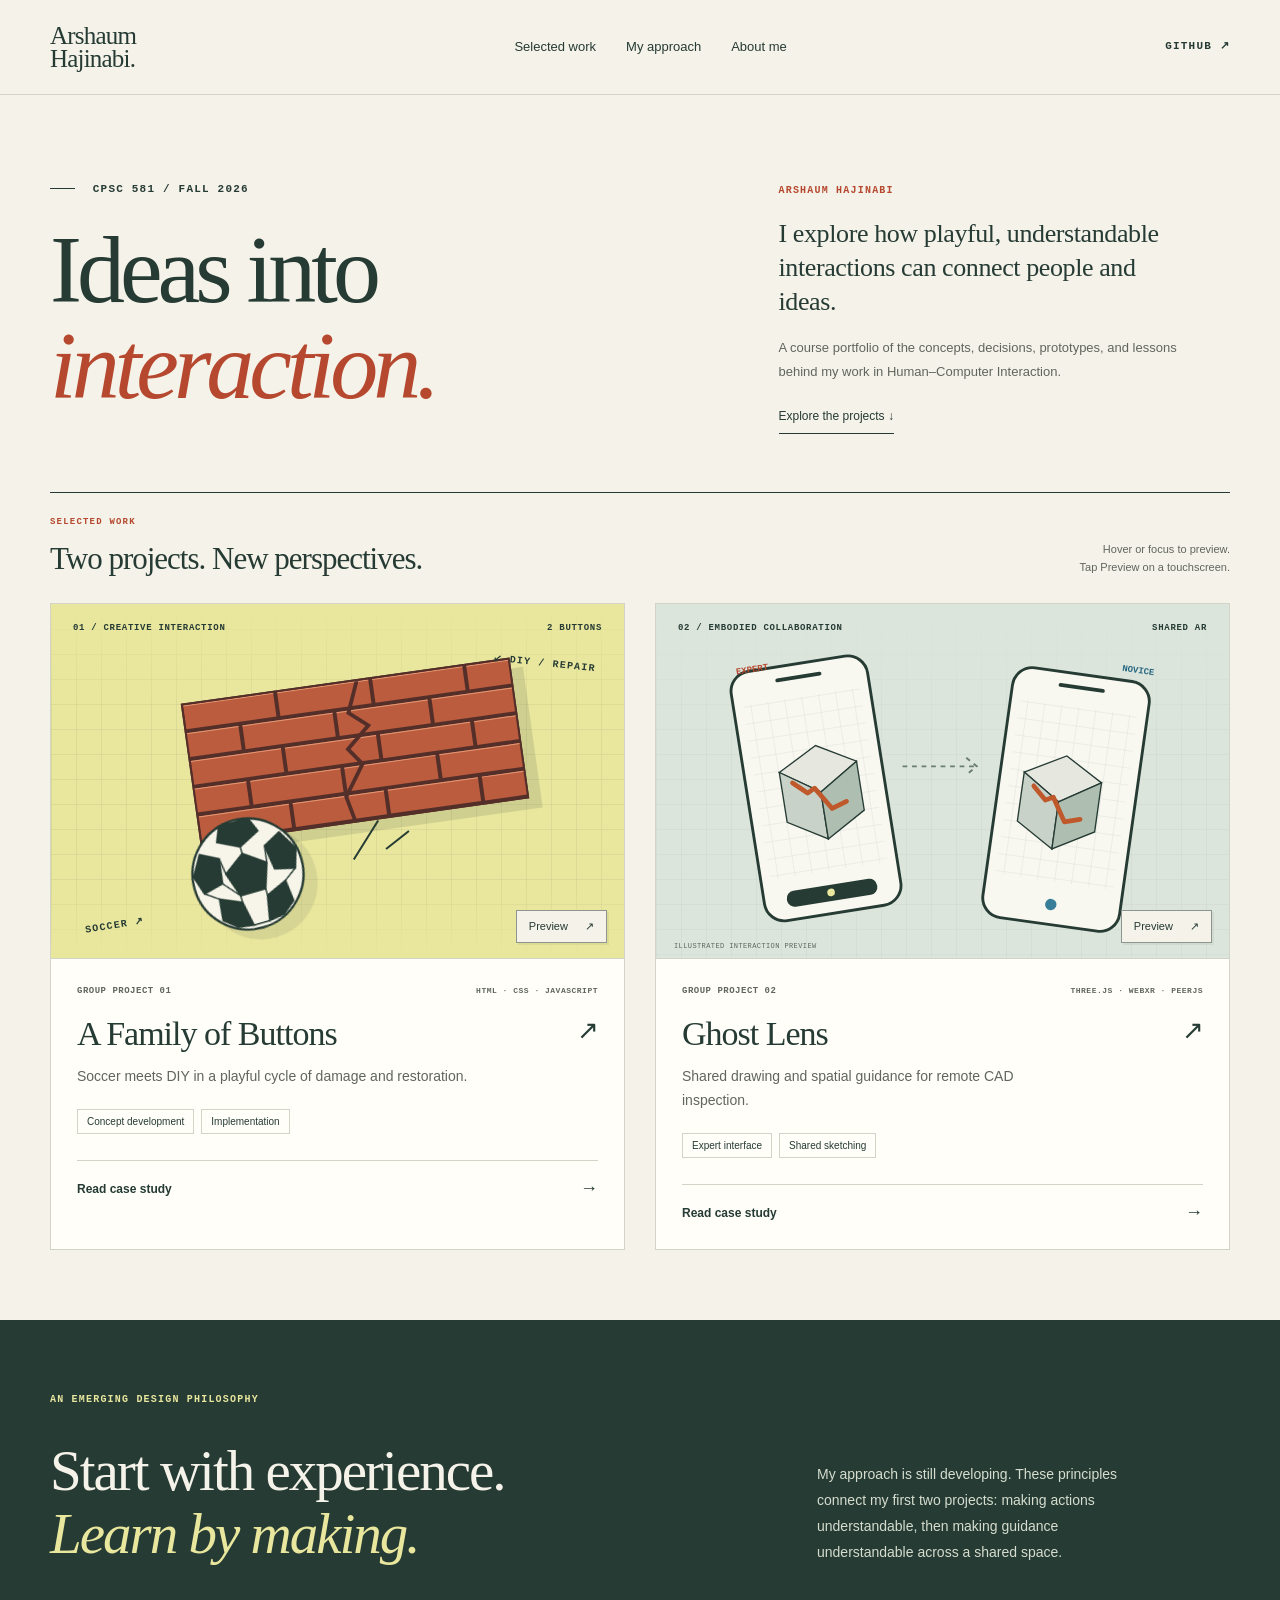
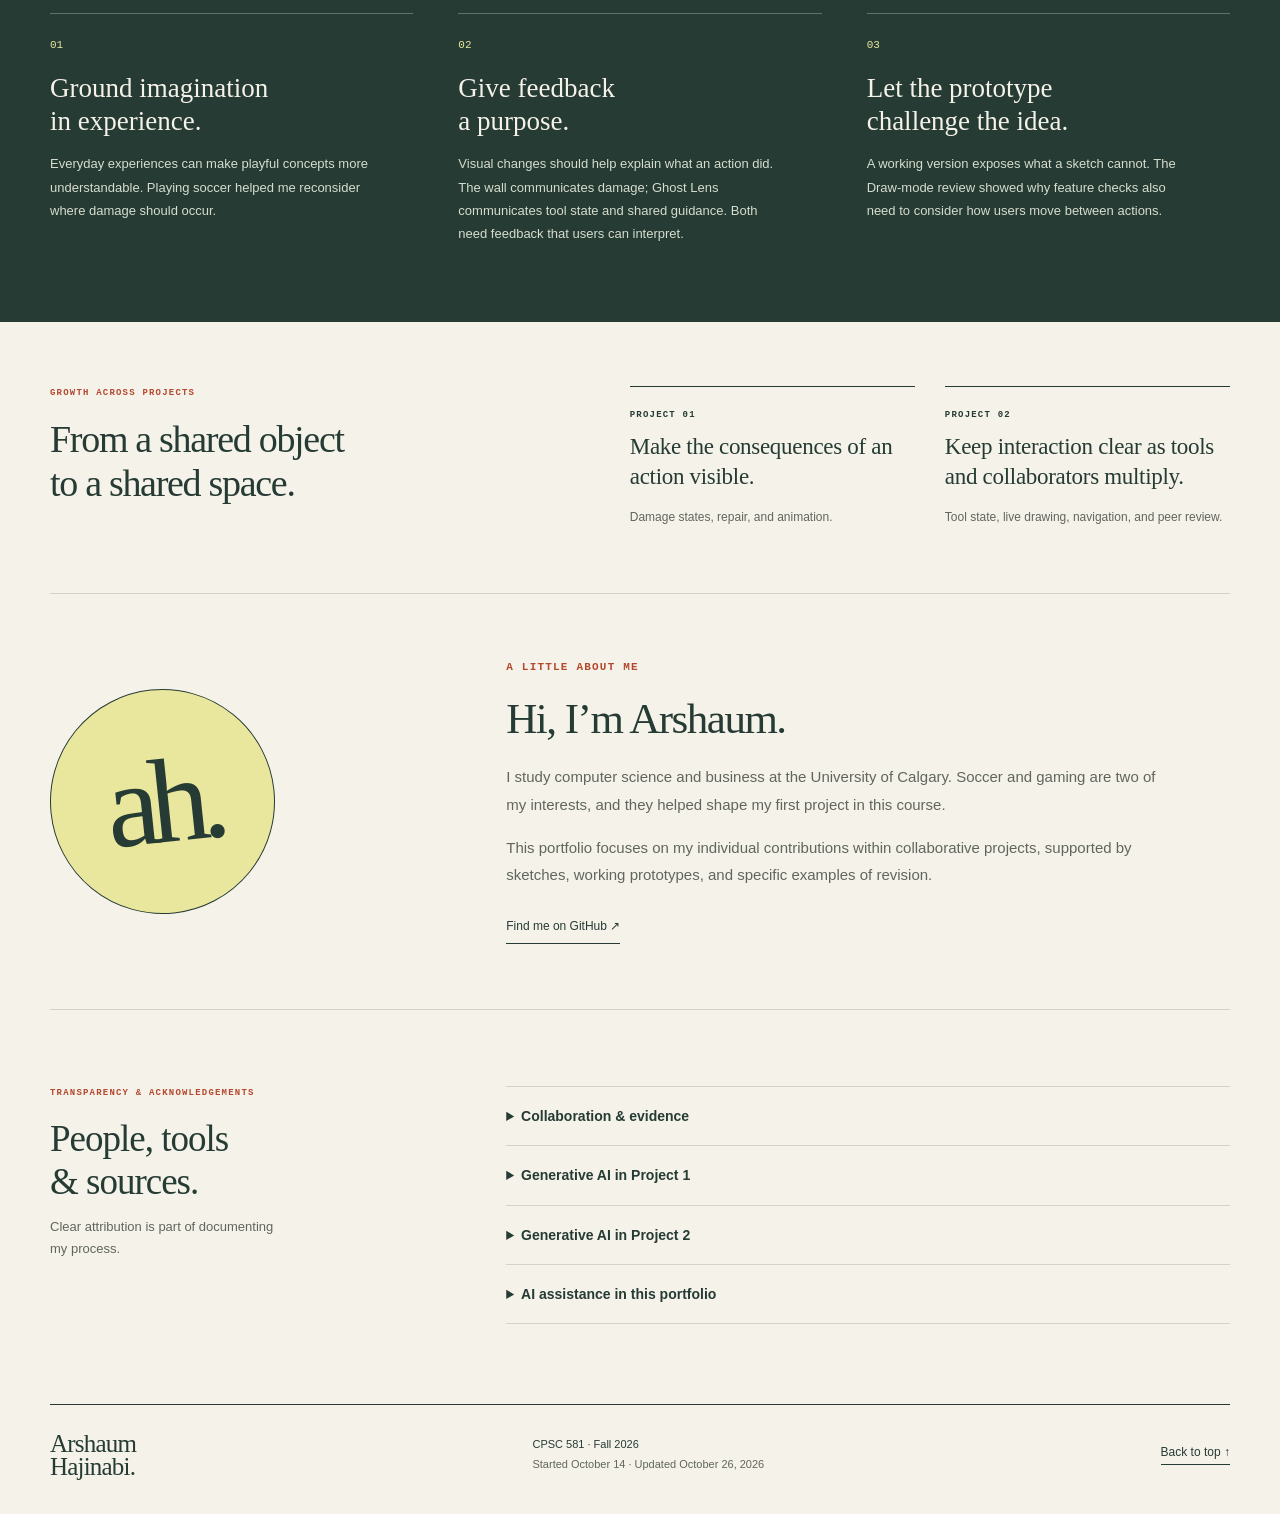
<file: index.html>
<!doctype html><html lang="en"><head><meta charset="utf-8"><meta name="viewport" content="width=device-width,initial-scale=1"><meta name="description" content="Arshaum Hajinabi’s CPSC 581 portfolio: two interactive projects, original process evidence, individual contributions, and growth."><meta name="theme-color" content="#f5f2e9"><title>Interaction Design Portfolio | Arshaum Hajinabi</title><link rel="icon" href="assets/favicon.svg" type="image/svg+xml"><link rel="stylesheet" href="assets/style.css"><script src="assets/site.js" defer></script></head><body class="home-page"><a class="skip" href="#main">Skip to content</a><header class="site-header"><a class="wordmark" href="#top" aria-label="Arshaum Hajinabi, portfolio home">Arshaum<span>Hajinabi.</span></a><nav aria-label="Main navigation"><a href="#work">Selected work</a><a href="#approach">My approach</a><a href="#about">About me</a></nav><a class="header-note github-link" href="https://github.com/arshaum" target="_blank" rel="noopener">GITHUB ↗</a></header><main id="main">
<section class="home-hero wrap" id="top" aria-labelledby="hero-title"><div><p class="eyebrow"><span class="small-line"></span> CPSC 581 / FALL 2026</p><h1 id="hero-title">Ideas into<br> <em>interaction.</em></h1></div><div class="home-intro"><p class="eyebrow rust">ARSHAUM HAJINABI</p><p>I explore how playful, understandable interactions can connect people and ideas.</p><p class="intro-small">A course portfolio of the concepts, decisions, prototypes, and lessons behind my work in Human–Computer Interaction.</p><a class="text-link" href="#work">Explore the projects ↓</a></div></section>
<section class="work-section wrap" id="project" aria-labelledby="work-title"><div id="work" class="work-heading"><div><p class="eyebrow rust">SELECTED WORK</p><h2 id="work-title">Two projects. New perspectives.</h2></div><p>Hover or focus to preview.<br> Tap Preview on a touchscreen.</p></div><div class="project-card-grid">
<article class="project-card" data-card="buttons"><a class="project-card-link" href="project-1.html" aria-label="Read A Family of Buttons case study"><div class="card-media buttons-media"><div class="card-media-label"><span>01 / CREATIVE INTERACTION</span><span>2 BUTTONS</span></div><div class="art-scene" aria-hidden="true">
          <div class="art-grid"></div>
          <div class="art-wall"><div class="brick-row"><i></i><i></i><i></i><i></i></div><div class="brick-row offset"><i></i><i></i><i></i><i></i></div><div class="brick-row"><i></i><i></i><i></i><i></i></div><div class="brick-row offset"><i></i><i></i><i></i><i></i></div><div class="brick-row"><i></i><i></i><i></i><i></i></div><svg class="art-crack" viewBox="0 0 100 100"><path d="M58 0 49 22 62 33 45 48 54 60 39 82 43 100"/></svg></div>
          <div class="motion-mark mark-one"></div><div class="motion-mark mark-two"></div>
          <svg class="art-ball" viewBox="0 0 100 100"><circle cx="50" cy="50" r="47" fill="#f7f4e9" stroke="#253b34" stroke-width="2"/><g fill="#253b34" stroke="#253b34" stroke-width="1.5"><path d="m50 32 18 13-7 21H39l-7-21Z"/><path d="m37 5 26 0 5 12-18 9-18-9Z"/><path d="m5 40 10-17 15 8-3 21-17 4Z"/><path d="m95 40-10-17-15 8 3 21 17 4Z"/><path d="m19 82 2-18 18 8 4 21-13-2Z"/><path d="m81 82-2-18-18 8-4 21 13-2Z"/></g><g fill="none" stroke="#253b34" stroke-width="1.2"><path d="m50 26 0 6M30 31l2 14m-5 7 12 14m-18-2-11-8m29 16 0-6m4 27h14m4-21v-6m18-2 11-8M68 45l2-14"/></g></svg>
          <span class="scene-label label-kick">SOCCER ↗</span><span class="scene-label label-repair">↙ DIY / REPAIR</span>
        </div>
        <div class="card-preview" id="preview-buttons" aria-hidden="true"><img src="assets/sketch-3.jpeg" alt="" loading="lazy"><div class="preview-caption"><span>THE INTERACTION</span><strong>Kick → damage → repair.</strong><p>Two hobbies connected through a shared wall.</p></div></div></div><div class="card-copy"><div class="card-kicker">GROUP PROJECT 01 <span>HTML · CSS · JAVASCRIPT</span></div><h3>A Family of Buttons <span aria-hidden="true">↗</span></h3><p>Soccer meets DIY in a playful cycle of damage and restoration.</p><div class="card-tags"><span>Concept development</span><span>Implementation</span></div><span class="read-case">Read case study <span aria-hidden="true">→</span></span></div></a><button class="preview-toggle" type="button" aria-controls="preview-buttons" aria-pressed="false" aria-label="Toggle visual preview for A Family of Buttons">Preview <span aria-hidden="true">↗</span></button></article>
<article class="project-card" data-card="ghost"><a class="project-card-link" href="project-2.html" aria-label="Read Ghost Lens case study"><div class="card-media ghost-media"><div class="card-media-label"><span>02 / EMBODIED COLLABORATION</span><span>SHARED AR</span></div><div class="ghost-art" aria-hidden="true"><div class="ghost-grid"></div><span class="ghost-scene-label">EXPERT</span><span class="ghost-scene-label novice-label">NOVICE</span><svg viewBox="0 0 560 330" class="ghost-phones"><defs><pattern id="phone-grid" width="18" height="18" patternUnits="userSpaceOnUse"><path d="M18 0H0V18" fill="none" stroke="#c9d2cc" stroke-width=".6"/></pattern></defs><g transform="translate(75 28) rotate(-9 70 135)"><rect width="145" height="265" rx="21" fill="#f8f7f0" stroke="#253b34" stroke-width="3"/><rect x="10" y="35" width="125" height="185" rx="3" fill="url(#phone-grid)"/><path d="M50 14h45" stroke="#253b34" stroke-width="4" stroke-linecap="round"/><g transform="translate(37 82)"><path d="M0 28 42 6 82 29 40 55Z" fill="#e6e7df" stroke="#253b34" stroke-width="1.4"/><path d="m0 28 40 27v50L0 81Z" fill="#c8d2c8" stroke="#253b34" stroke-width="1.4"/><path d="m40 55 42-26v52l-42 24Z" fill="#aebfb2" stroke="#253b34" stroke-width="1.4"/><path class="preview-stroke" d="m12 41 14 13 8-4 15 24 16-5" fill="none" stroke="#bf592c" stroke-width="5" stroke-linecap="round" stroke-linejoin="round"/></g><rect x="24" y="235" width="96" height="17" rx="8" fill="#253b34"/><circle cx="71" cy="243" r="4" fill="#e9e69d"/></g><path class="sync-path" d="M238 137h78m-11-9 11 9-11 9" fill="none" stroke="#697d70" stroke-width="2" stroke-dasharray="5 5"/><g transform="translate(337 39) rotate(8 70 135)"><rect width="145" height="265" rx="21" fill="#f8f7f0" stroke="#253b34" stroke-width="3"/><rect x="10" y="35" width="125" height="185" rx="3" fill="url(#phone-grid)"/><path d="M50 14h45" stroke="#253b34" stroke-width="4" stroke-linecap="round"/><g transform="translate(25 80)"><path d="M0 30 42 7 82 30 40 56Z" fill="#e6e7df" stroke="#253b34" stroke-width="1.4"/><path d="m0 30 40 26v50L0 82Z" fill="#c8d2c8" stroke="#253b34" stroke-width="1.4"/><path d="m40 56 42-26v52l-42 24Z" fill="#aebfb2" stroke="#253b34" stroke-width="1.4"/><path class="preview-stroke second-stroke" d="m12 43 14 13 8-4 15 24 16-5" fill="none" stroke="#bf592c" stroke-width="5" stroke-linecap="round" stroke-linejoin="round"/></g><circle cx="72" cy="244" r="6" fill="#397e99"/></g></svg><span class="illustration-label">ILLUSTRATED INTERACTION PREVIEW</span></div><div class="card-preview" id="preview-ghost" aria-hidden="true"><img src="assets/ghost-final.jpeg" alt="" loading="lazy"><div class="preview-caption"><span>THE INTERACTION</span><strong>Draw → sync → guide.</strong><p>Spatial guidance between an expert and a novice.</p></div></div></div><div class="card-copy"><div class="card-kicker">GROUP PROJECT 02 <span>THREE.JS · WEBXR · PEERJS</span></div><h3>Ghost Lens <span aria-hidden="true">↗</span></h3><p>Shared drawing and spatial guidance for remote CAD inspection.</p><div class="card-tags"><span>Expert interface</span><span>Shared sketching</span></div><span class="read-case">Read case study <span aria-hidden="true">→</span></span></div></a><button class="preview-toggle" type="button" aria-controls="preview-ghost" aria-pressed="false" aria-label="Toggle visual preview for Ghost Lens">Preview <span aria-hidden="true">↗</span></button></article>
</div></section>
    <section class="approach" id="approach" aria-labelledby="approach-title"><div class="wrap"><p class="eyebrow">AN EMERGING DESIGN PHILOSOPHY</p><div class="approach-heading"><h2 id="approach-title">Start with experience.<br> <em>Learn by making.</em></h2><p>My approach is still developing. These principles connect my first two projects: making actions understandable, then making guidance understandable across a shared space.</p></div><div class="principles"><div><span class="principle-number">01</span><h3>Ground imagination<br> in experience.</h3><p>Everyday experiences can make playful concepts more understandable. Playing soccer helped me reconsider where damage should occur.</p></div><div><span class="principle-number">02</span><h3>Give feedback<br> a purpose.</h3><p>Visual changes should help explain what an action did. The wall communicates damage; Ghost Lens communicates tool state and shared guidance. Both need feedback that users can interpret.</p></div><div><span class="principle-number">03</span><h3>Let the prototype<br> challenge the idea.</h3><p>A working version exposes what a sketch cannot. The Draw-mode review showed why feature checks also need to consider how users move between actions.</p></div></div></div></section>
<section class="growth wrap" aria-labelledby="growth-title"><div><p class="eyebrow rust">GROWTH ACROSS PROJECTS</p><h2 id="growth-title">From a shared object<br> to a shared space.</h2></div><div class="growth-comparison"><div><span class="eyebrow">PROJECT 01</span><p>Make the consequences of an action visible.</p><span>Damage states, repair, and animation.</span></div><div><span class="eyebrow">PROJECT 02</span><p>Keep interaction clear as tools and collaborators multiply.</p><span>Tool state, live drawing, navigation, and peer review.</span></div></div></section>
<section class="about wrap" id="about" aria-labelledby="about-title"><div class="about-mark" aria-hidden="true">ah.</div><div><p class="eyebrow rust">A LITTLE ABOUT ME</p><h2 id="about-title">Hi, I’m Arshaum.</h2><p>I study computer science and business at the University of Calgary. Soccer and gaming are two of my interests, and they helped shape my first project in this course.</p><p>This portfolio focuses on my individual contributions within collaborative projects, supported by sketches, working prototypes, and specific examples of revision.</p><a class="text-link" href="https://github.com/arshaum" target="_blank" rel="noopener">Find me on GitHub ↗</a></div></section>
    <section id="credits" class="credits wrap" aria-labelledby="credits-title"><div><p class="eyebrow">TRANSPARENCY &amp; ACKNOWLEDGEMENTS</p><h2 id="credits-title">People, tools<br> &amp; sources.</h2><p class="credits-intro">Clear attribution is part of documenting my process.</p></div><div class="credit-content"><details><summary>Collaboration &amp; evidence</summary><p>Project 1 was created with Daniel Tangtakoune. Daniel drew the original sketches. Concept development involved discussion between us; my specific proposals and implementation role are described in the case study. Project 1 images are extracted from our submitted team write-up. Project 2 sketches come from its team write-up and are attributed on that case study. Team concepts are distinguished from my individual implementation work.</p><p>The prototype linked here is a copy of the version reviewed from <a href="https://github.com/arshaum/family-of-buttons" target="_blank" rel="noopener">our GitHub repository</a>. Future improvements are described as proposals.</p></details><details><summary>Generative AI in Project 1</summary><p>Our submitted write-up records use of Cursor IDE with the Grok 4.6 Medium model for HTML scaffolding, Tailwind styling, and responsive CSS positioning. I used generative AI for framework guidance and other implementation support. The concept proposals and shared design decisions are attributed above.</p><p class="small-note">Prompt recorded in the original team write-up:</p><blockquote class="prompt">“Help with the creation of the framework regarding a highly interactive, responsive single-page web application titled 'A Family of Buttons'. The app features exactly two primary interactive buttons representing real-life hobbies: Soccer ('Kick Ball') and DIY Projects ('Repair Wall'). The layout must feel entirely natural on iPhone, iPad, laptops, and wide monitors using Tailwind breakpoints and comfortable mobile touch targets.”</blockquote><a class="text-link" href="assets/project-1-writeup.pdf" target="_blank" rel="noopener">Read the project disclosure ↗</a></details><details><summary>Generative AI in Project 2</summary><p>I used ChatGPT, including Sol and Astra, for setup, troubleshooting, Git workflows, implementation patches, and test cases. I applied the changes, ran checks and a production build, tested expert and novice interactions in desktop tabs, and submitted the work for teammate review. Physical-device AR testing was separate.</p><p>The team also used Claude for concept refinement, mockups, planning, and implementation support. The original team write-up documents each member’s use and the demo-generation workflow.</p><a class="text-link" href="assets/project-2-writeup.pdf" target="_blank" rel="noopener">Read the full team disclosure ↗</a></details><details><summary>AI assistance in this portfolio</summary><p>I used ChatGPT to review the assignment requirements and rubric, ask questions about my contributions, and help organize and draft the case study from my explanations. I reviewed and edited the draft. For Project 2, ChatGPT used the team write-up, repository history, and the earlier implementation conversation to prepare a source-based case study.</p><p class="small-note">Representative requests: “Please elaborate on the type of things I should talk about / mention during my group project 1 experience” “I would like to build the portfolio as a website,” and the request to extend it with Project 2 and clickable project previews. My follow-up responses supplied the layout, experience, decisions, and reflections used here.</p></details></div></section></main><footer class="site-footer wrap"><a class="wordmark" href="#top">Arshaum<span>Hajinabi.</span></a><p>CPSC 581 · Fall 2026<br> <span>Started October 14 · Updated October 26, 2026</span></p><a class="back-top" href="#top">Back to top ↑</a></footer></body></html>
</file>
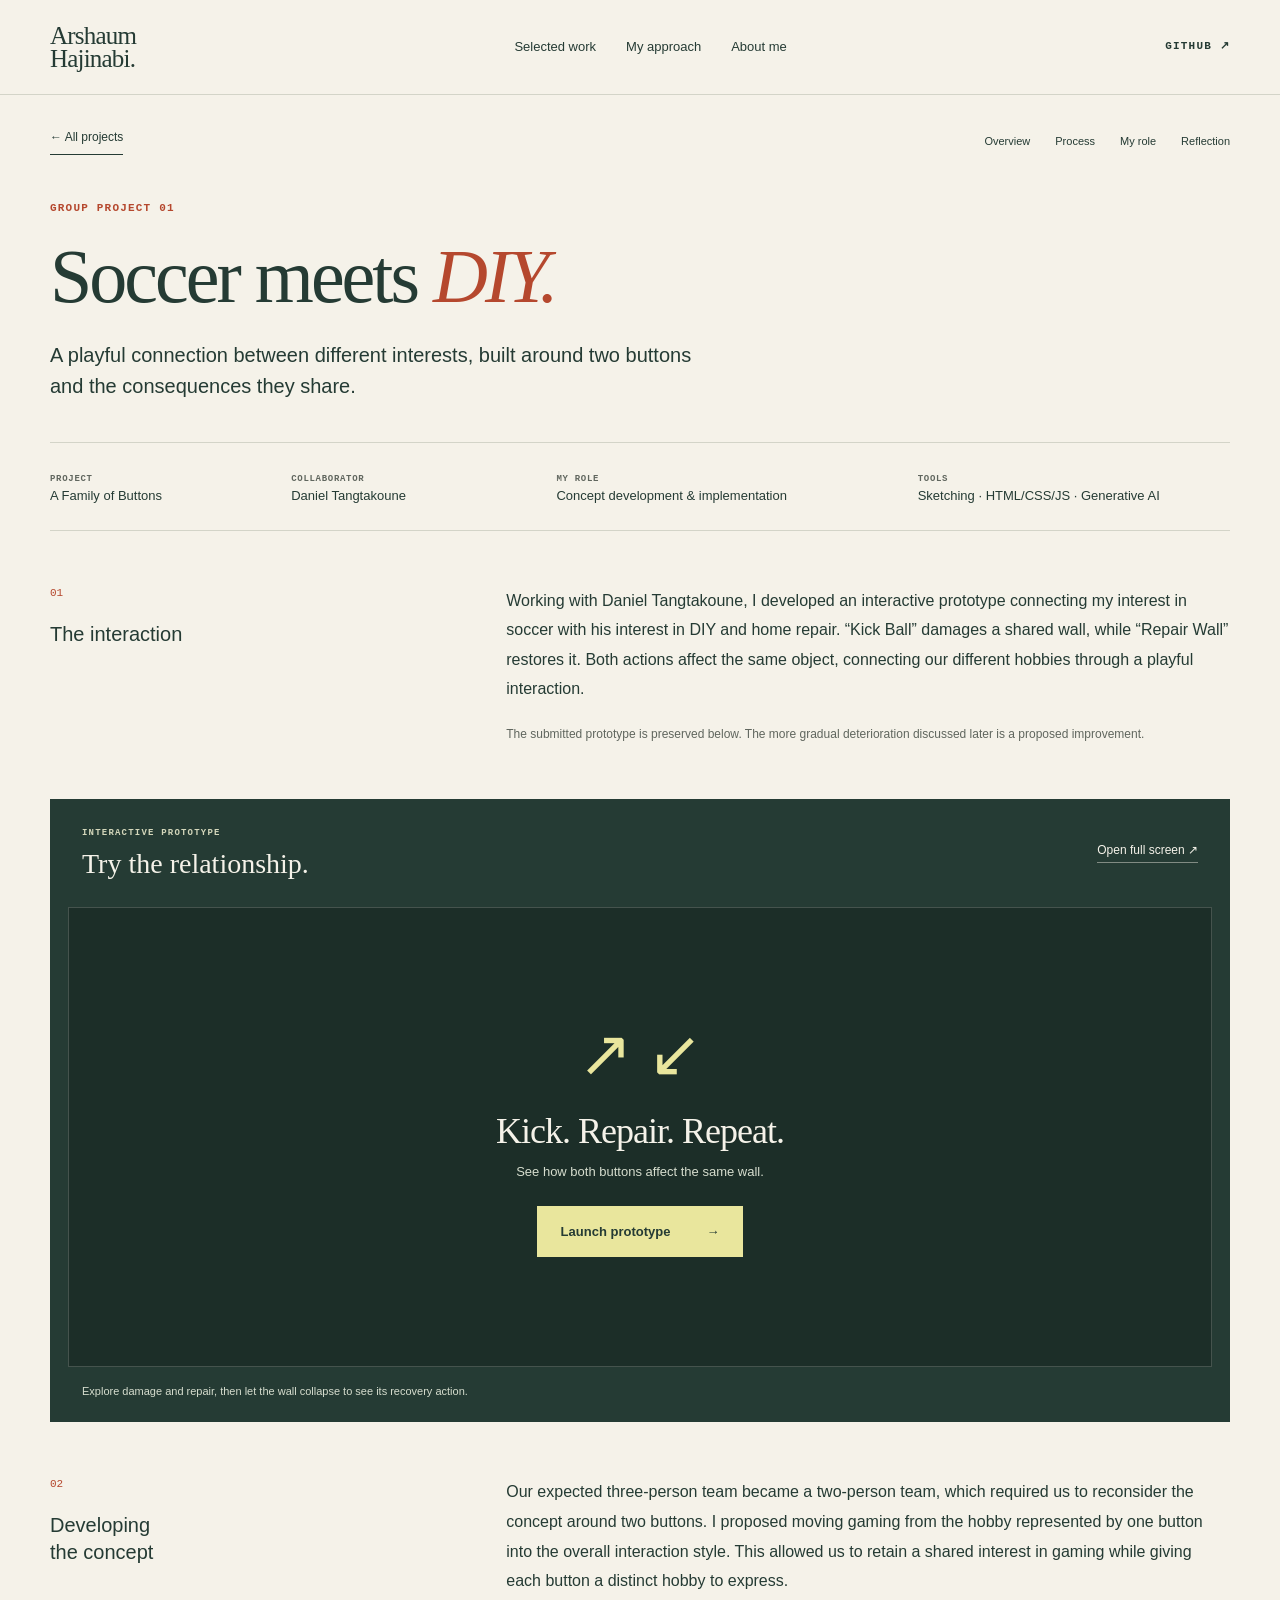
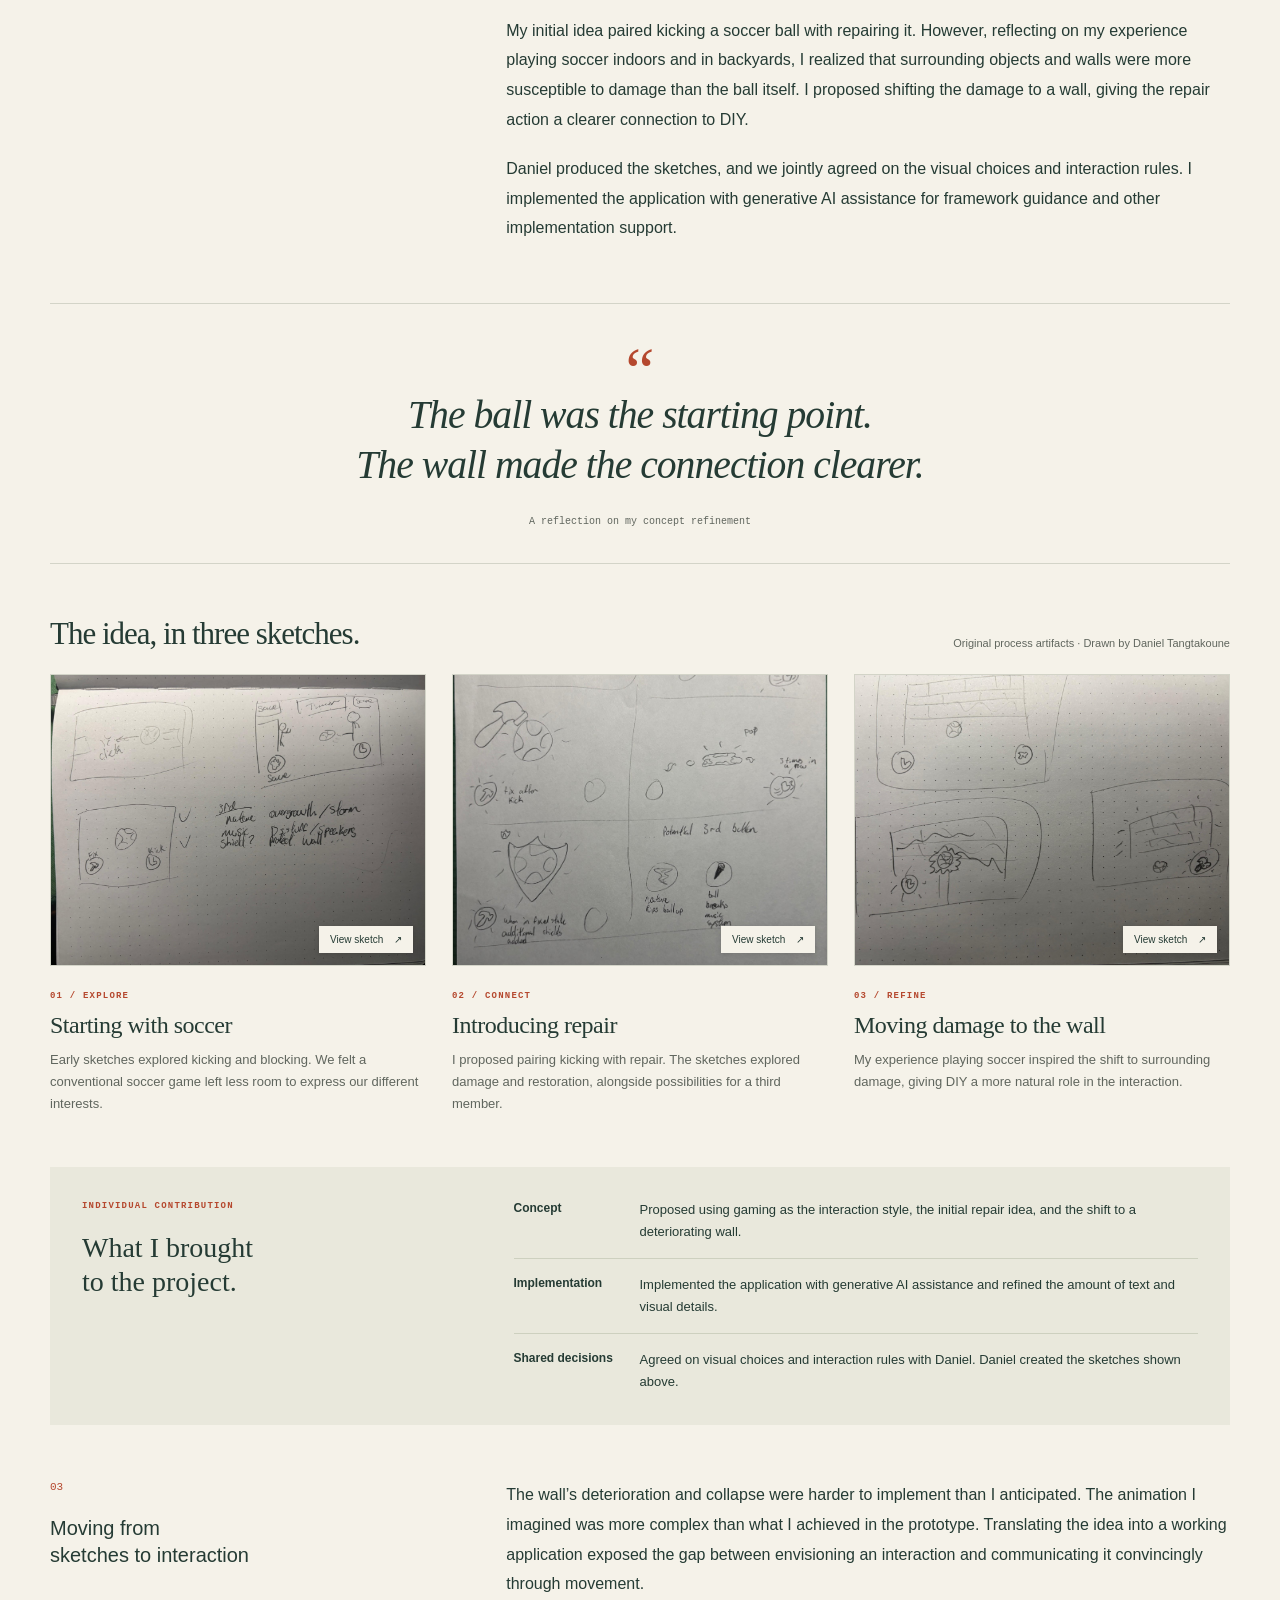
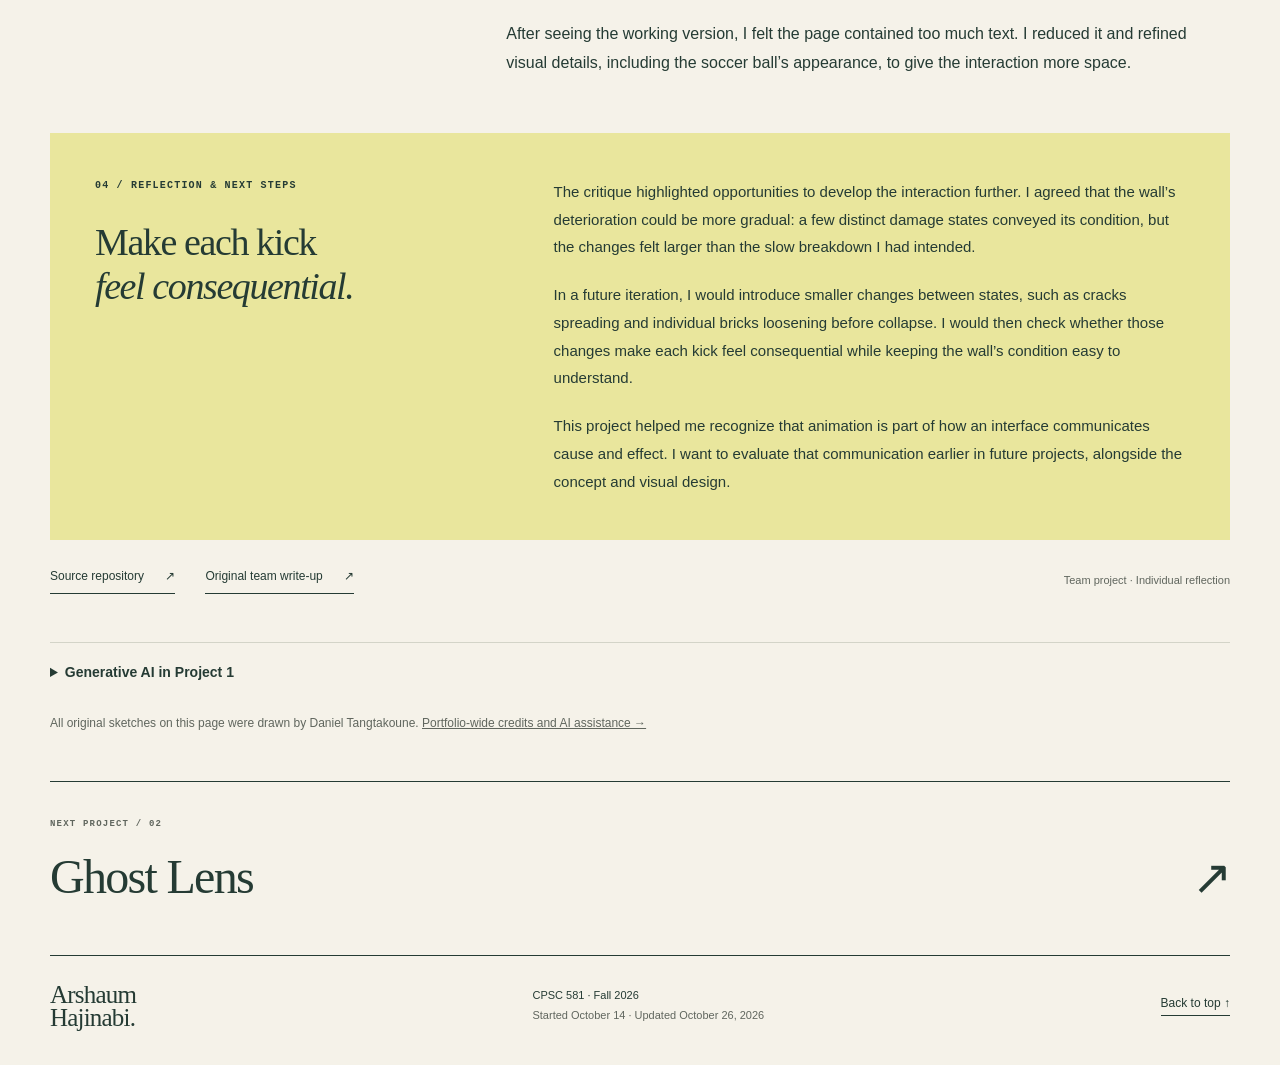
<file: project-1.html>
<!doctype html><html lang="en"><head><meta charset="utf-8"><meta name="viewport" content="width=device-width,initial-scale=1"><meta name="description" content="A Family of Buttons: Arshaum’s individual contributions, soccer-inspired concept refinement, implementation, and reflection."><meta name="theme-color" content="#f5f2e9"><title>A Family of Buttons | Arshaum Hajinabi</title><link rel="icon" href="assets/favicon.svg" type="image/svg+xml"><link rel="stylesheet" href="assets/style.css"><script src="assets/site.js" defer></script></head><body class="case-page"><a class="skip" href="#main">Skip to content</a><header class="site-header"><a class="wordmark" href="index.html#top" aria-label="Arshaum Hajinabi, portfolio home">Arshaum<span>Hajinabi.</span></a><nav aria-label="Main navigation"><a href="index.html#work">Selected work</a><a href="index.html#approach">My approach</a><a href="index.html#about">About me</a></nav><a class="header-note github-link" href="https://github.com/arshaum" target="_blank" rel="noopener">GITHUB ↗</a></header><main id="main"><div class="case-top wrap" id="top"><a class="text-link" href="index.html#work">← All projects</a><nav aria-label="Case study sections"><a href="#overview">Overview</a><a href="#process">Process</a><a href="#contribution">My role</a><a href="#reflection">Reflection</a></nav></div>    <article id="project" class="project wrap" aria-labelledby="project-title">
      <header class="project-heading"><p class="eyebrow rust">GROUP PROJECT 01</p><h1 id="project-title">Soccer meets <em>DIY.</em></h1><p class="project-deck">A playful connection between different interests, built around two buttons and the consequences they share.</p></header>
      <div class="project-meta"><div><span class="eyebrow">PROJECT</span><p>A Family of Buttons</p></div><div><span class="eyebrow">COLLABORATOR</span><p>Daniel Tangtakoune</p></div><div><span class="eyebrow">MY ROLE</span><p>Concept development &amp; implementation</p></div><div><span class="eyebrow">TOOLS</span><p>Sketching · HTML/CSS/JS · Generative AI</p></div></div>
      <div class="story-row opening" id="overview"><h3><span class="section-number">01</span>The interaction</h3><div class="prose"><p>Working with Daniel Tangtakoune, I developed an interactive prototype connecting my interest in soccer with his interest in DIY and home repair. “Kick Ball” damages a shared wall, while “Repair Wall” restores it. Both actions affect the same object, connecting our different hobbies through a playful interaction.</p><p class="small-note">The submitted prototype is preserved below. The more gradual deterioration discussed later is a proposed improvement.</p></div></div>
      <section class="demo" aria-labelledby="demo-title"><div class="demo-toolbar"><div><p class="eyebrow">INTERACTIVE PROTOTYPE</p><h3 id="demo-title">Try the relationship.</h3></div><a href="prototype.html" target="_blank" rel="noopener">Open full screen <span aria-hidden="true">↗</span></a></div><div id="demo-container" class="demo-stage"><div class="demo-intro"><div class="demo-symbol" aria-hidden="true">↗ ↙</div><p>Kick. Repair. Repeat.</p><span>See how both buttons affect the same wall.</span><button id="load-demo" class="button light" type="button">Launch prototype <span aria-hidden="true">→</span></button></div></div><p class="demo-caption">Explore damage and repair, then let the wall collapse to see its recovery action.</p></section>
      <div class="story-row" id="process"><h3><span class="section-number">02</span>Developing<br> the concept</h3><div class="prose"><p>Our expected three-person team became a two-person team, which required us to reconsider the concept around two buttons. I proposed moving gaming from the hobby represented by one button into the overall interaction style. This allowed us to retain a shared interest in gaming while giving each button a distinct hobby to express.</p><p>My initial idea paired kicking a soccer ball with repairing it. However, reflecting on my experience playing soccer indoors and in backyards, I realized that surrounding objects and walls were more susceptible to damage than the ball itself. I proposed shifting the damage to a wall, giving the repair action a clearer connection to DIY.</p><p>Daniel produced the sketches, and we jointly agreed on the visual choices and interaction rules. I implemented the application with generative AI assistance for framework guidance and other implementation support.</p></div></div>
      <blockquote class="pullquote"><span aria-hidden="true">“</span><p>The ball was the starting point.<br> The wall made the connection clearer.</p><cite>A reflection on my concept refinement</cite></blockquote>
      <section class="process" aria-labelledby="process-title"><div class="subheading"><h3 id="process-title">The idea, in three sketches.</h3><p>Original process artifacts · Drawn by Daniel Tangtakoune</p></div><div class="sketch-grid">
        <figure><button class="sketch-open" type="button" data-image="assets/sketch-1.jpeg" data-caption="Early exploration: soccer interactions and possible roles. Sketch by Daniel Tangtakoune."><img src="assets/sketch-1.jpeg" alt="Early notebook sketches exploring a soccer ball, kicking, blocking, and repair buttons." loading="lazy" width="2500" height="1875"><span>View sketch <span aria-hidden="true">↗</span></span></button><figcaption><span class="eyebrow rust">01 / EXPLORE</span><h4>Starting with soccer</h4><p>Early sketches explored kicking and blocking. We felt a conventional soccer game left less room to express our different interests.</p></figcaption></figure>
        <figure><button class="sketch-open" type="button" data-image="assets/sketch-2.jpeg" data-caption="Intermediate exploration: the ball can be damaged, repaired, or protected. Sketch by Daniel Tangtakoune."><img src="assets/sketch-2.jpeg" alt="Sketch sequence showing a ball breaking, a repair tool, and a protective shield, with notes for a possible third button." loading="lazy" width="1875" height="2500"><span>View sketch <span aria-hidden="true">↗</span></span></button><figcaption><span class="eyebrow rust">02 / CONNECT</span><h4>Introducing repair</h4><p>I proposed pairing kicking with repair. The sketches explored damage and restoration, alongside possibilities for a third member.</p></figcaption></figure>
        <figure><button class="sketch-open" type="button" data-image="assets/sketch-3.jpeg" data-caption="Final concept sketches: a soccer ball hits a wall, and the paired action repairs the damage. Sketch by Daniel Tangtakoune."><img src="assets/sketch-3.jpeg" alt="Final sketches showing a soccer ball facing a brick wall and the wall responding to kicking and repair." loading="lazy" width="2500" height="1875"><span>View sketch <span aria-hidden="true">↗</span></span></button><figcaption><span class="eyebrow rust">03 / REFINE</span><h4>Moving damage to the wall</h4><p>My experience playing soccer inspired the shift to surrounding damage, giving DIY a more natural role in the interaction.</p></figcaption></figure>
      </div></section>
      <aside class="contribution" id="contribution"><div><p class="eyebrow">INDIVIDUAL CONTRIBUTION</p><h3>What I brought<br> to the project.</h3></div><dl><div><dt>Concept</dt><dd>Proposed using gaming as the interaction style, the initial repair idea, and the shift to a deteriorating wall.</dd></div><div><dt>Implementation</dt><dd>Implemented the application with generative AI assistance and refined the amount of text and visual details.</dd></div><div><dt>Shared decisions</dt><dd>Agreed on visual choices and interaction rules with Daniel. Daniel created the sketches shown above.</dd></div></dl></aside>
      <div class="story-row"><h3><span class="section-number">03</span>Moving from<br> sketches to interaction</h3><div class="prose"><p>The wall’s deterioration and collapse were harder to implement than I anticipated. The animation I imagined was more complex than what I achieved in the prototype. Translating the idea into a working application exposed the gap between envisioning an interaction and communicating it convincingly through movement.</p><p>After seeing the working version, I felt the page contained too much text. I reduced it and refined visual details, including the soccer ball’s appearance, to give the interaction more space.</p></div></div>
      <div class="reflection-panel" id="reflection"><div class="reflection-heading"><p class="eyebrow">04 / REFLECTION &amp; NEXT STEPS</p><h3>Make each kick<br> <em>feel consequential.</em></h3></div><div class="prose"><p>The critique highlighted opportunities to develop the interaction further. I agreed that the wall’s deterioration could be more gradual: a few distinct damage states conveyed its condition, but the changes felt larger than the slow breakdown I had intended.</p><p>In a future iteration, I would introduce smaller changes between states, such as cracks spreading and individual bricks loosening before collapse. I would then check whether those changes make each kick feel consequential while keeping the wall’s condition easy to understand.</p><p>This project helped me recognize that animation is part of how an interface communicates cause and effect. I want to evaluate that communication earlier in future projects, alongside the concept and visual design.</p></div></div>
      <div class="project-links"><a class="text-link" href="https://github.com/arshaum/family-of-buttons" target="_blank" rel="noopener">Source repository <span aria-hidden="true">↗</span></a><a class="text-link" href="assets/project-1-writeup.pdf" target="_blank" rel="noopener">Original team write-up <span aria-hidden="true">↗</span></a><span>Team project · Individual reflection</span></div>
    </article><section class="case-disclosure wrap" aria-label="Project credits and AI disclosure"><details><summary>Generative AI in Project 1</summary><p>Our submitted write-up records use of Cursor IDE with the Grok 4.6 Medium model for HTML scaffolding, Tailwind styling, and responsive CSS positioning. I used generative AI for framework guidance and other implementation support. The concept proposals and shared design decisions are attributed above.</p><p class="small-note">Prompt recorded in the original team write-up:</p><blockquote class="prompt">“Help with the creation of the framework regarding a highly interactive, responsive single-page web application titled 'A Family of Buttons'. The app features exactly two primary interactive buttons representing real-life hobbies: Soccer ('Kick Ball') and DIY Projects ('Repair Wall'). The layout must feel entirely natural on iPhone, iPad, laptops, and wide monitors using Tailwind breakpoints and comfortable mobile touch targets.”</blockquote><a class="text-link" href="assets/project-1-writeup.pdf" target="_blank" rel="noopener">Read the project disclosure ↗</a></details><p class="small-note">All original sketches on this page were drawn by Daniel Tangtakoune. <a href="index.html#credits">Portfolio-wide credits and AI assistance →</a></p></section><div class="next-project wrap"><span class="eyebrow">NEXT PROJECT / 02</span><a href="project-2.html">Ghost Lens <span aria-hidden="true">↗</span></a></div></main><footer class="site-footer wrap"><a class="wordmark" href="index.html#top">Arshaum<span>Hajinabi.</span></a><p>CPSC 581 · Fall 2026<br> <span>Started October 14 · Updated October 26, 2026</span></p><a class="back-top" href="#top">Back to top ↑</a></footer><dialog id="sketch-dialog" aria-labelledby="sketch-caption"><button class="dialog-close" type="button" aria-label="Close enlarged sketch">Close ×</button><img id="sketch-full" alt=""><p id="sketch-caption"></p></dialog></body></html>
</file>
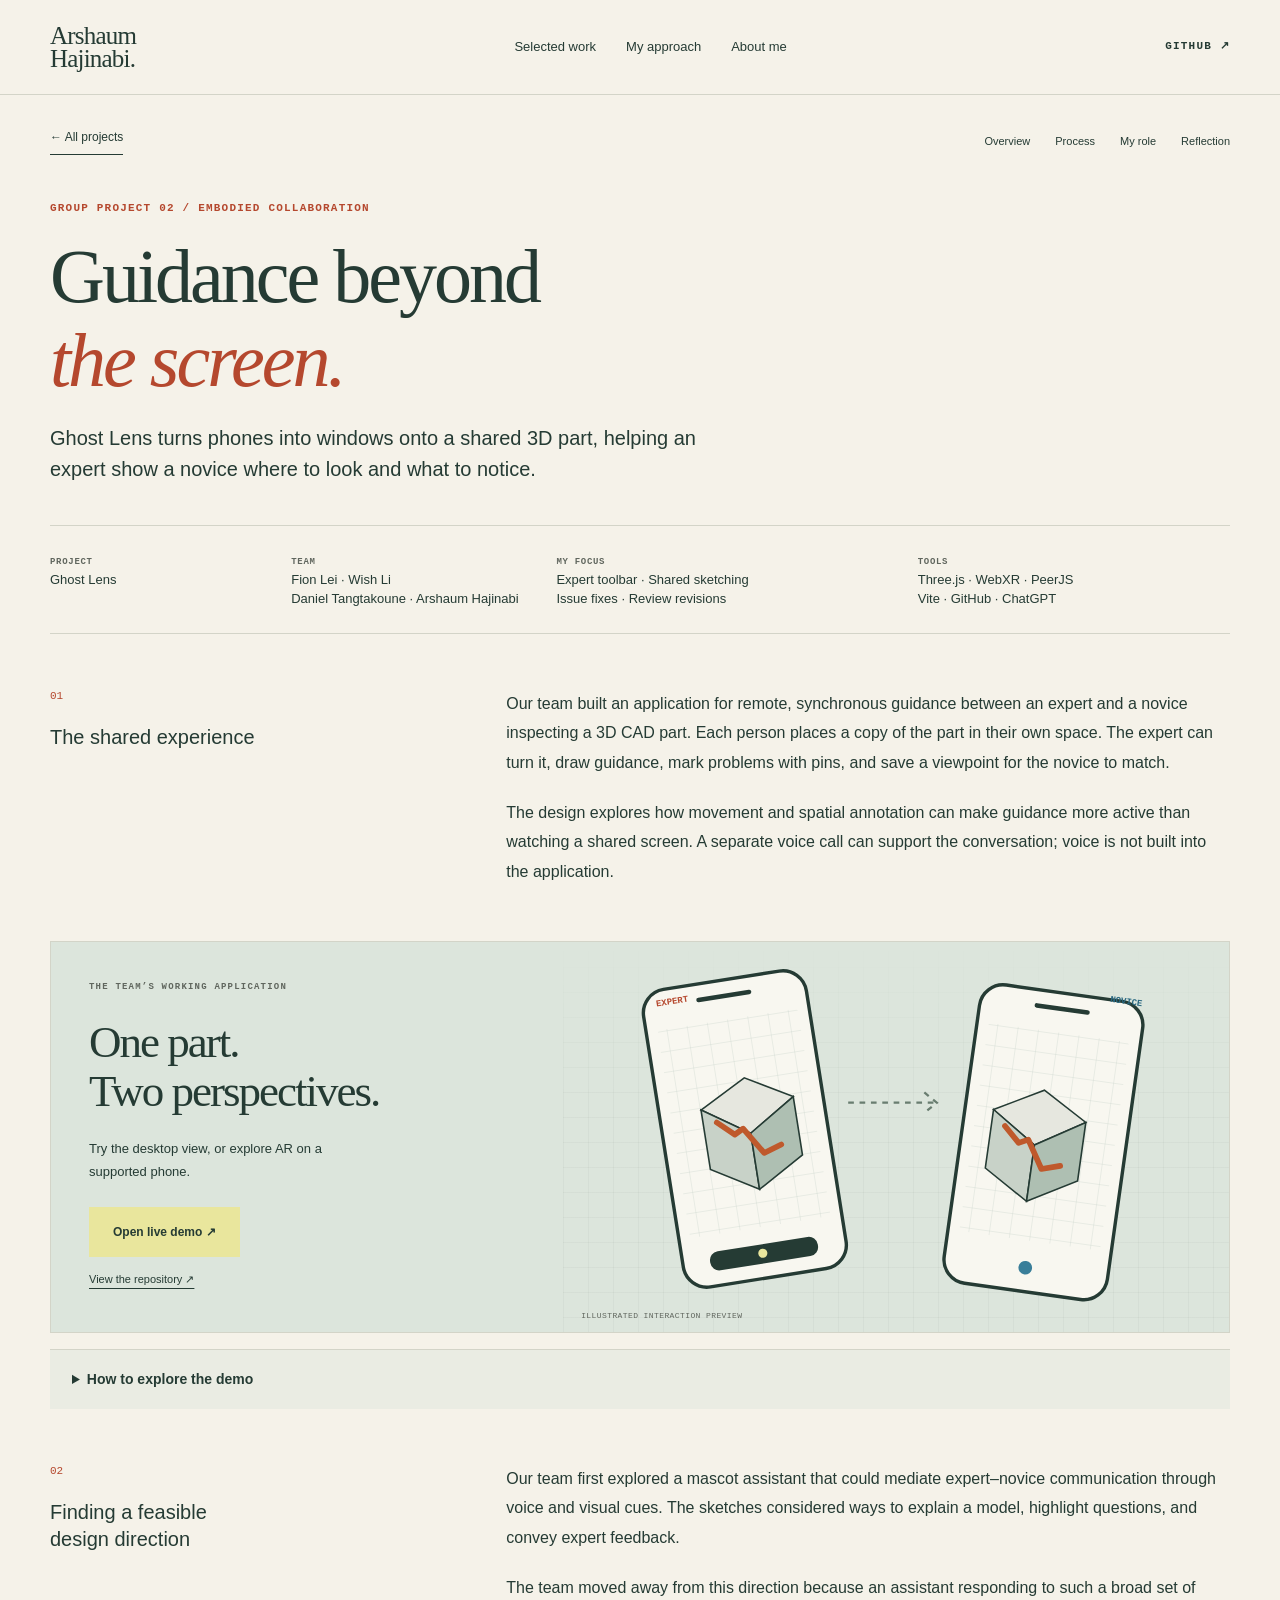
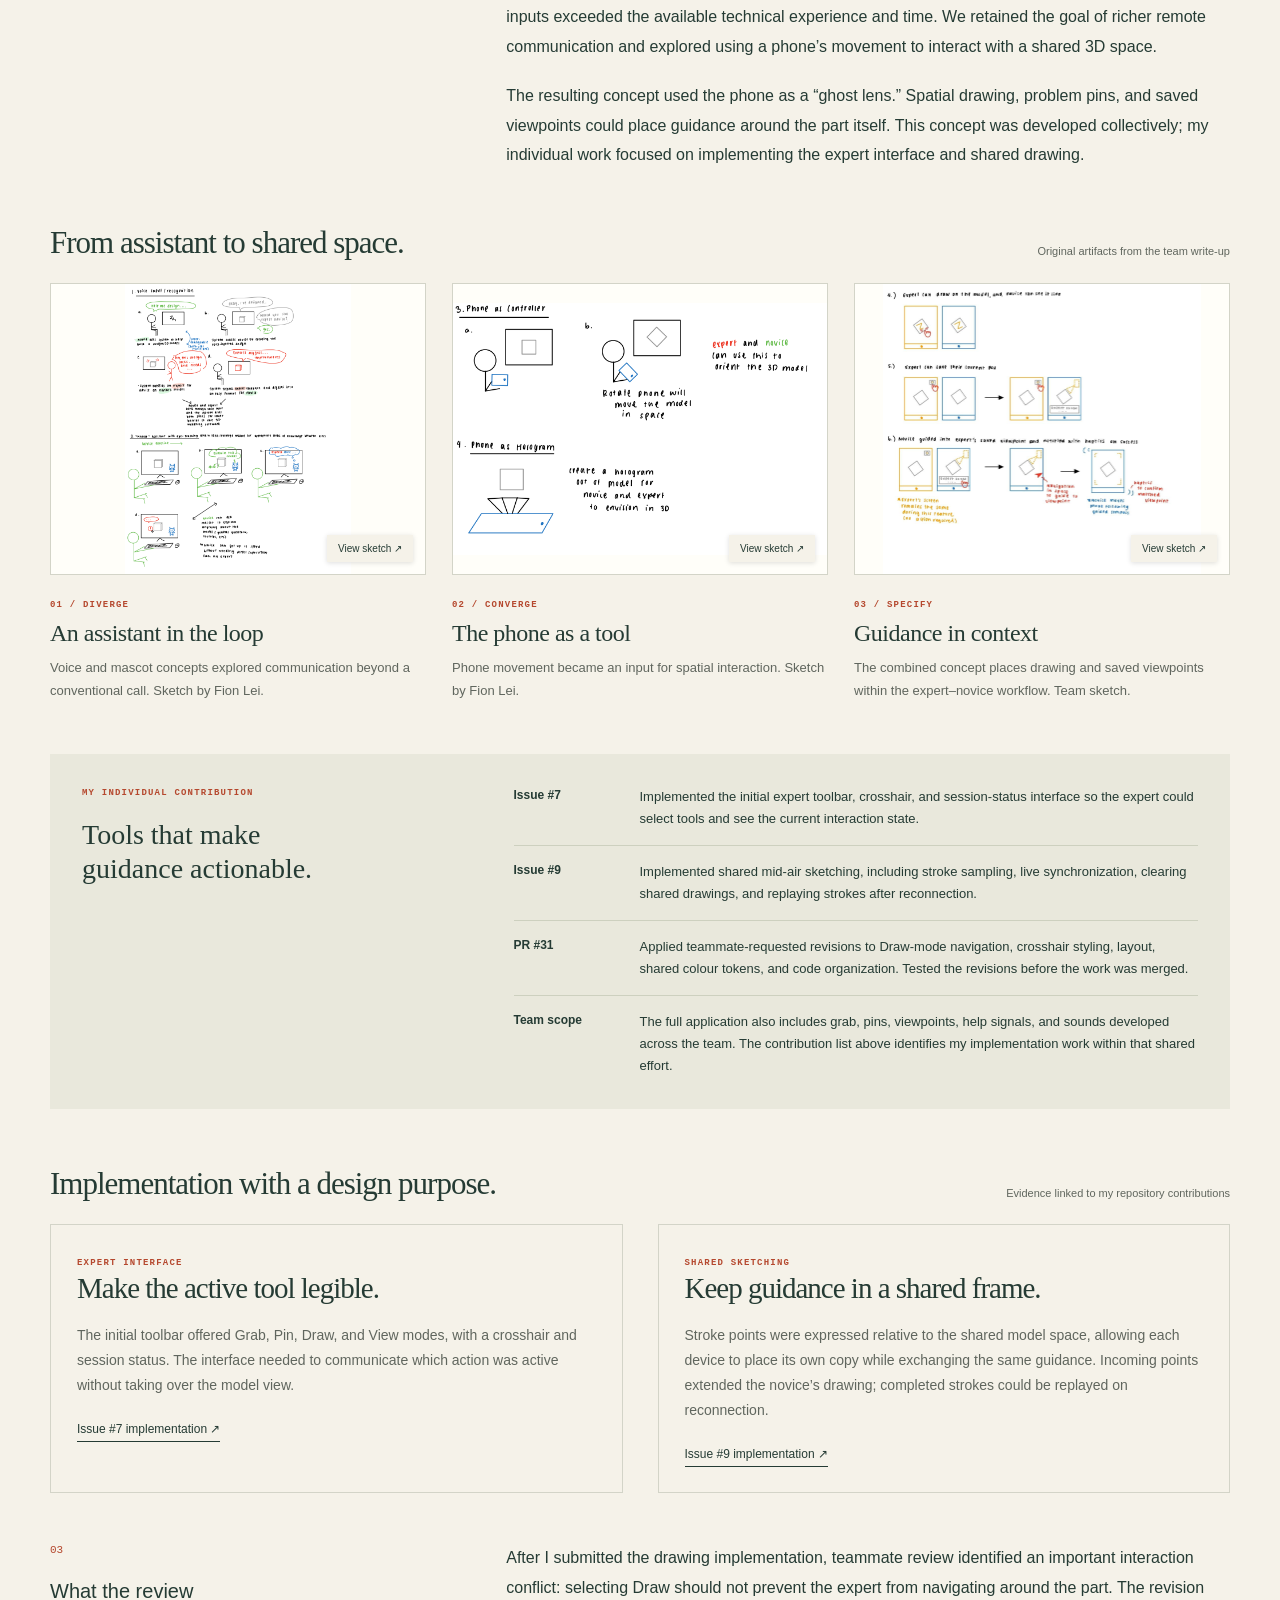
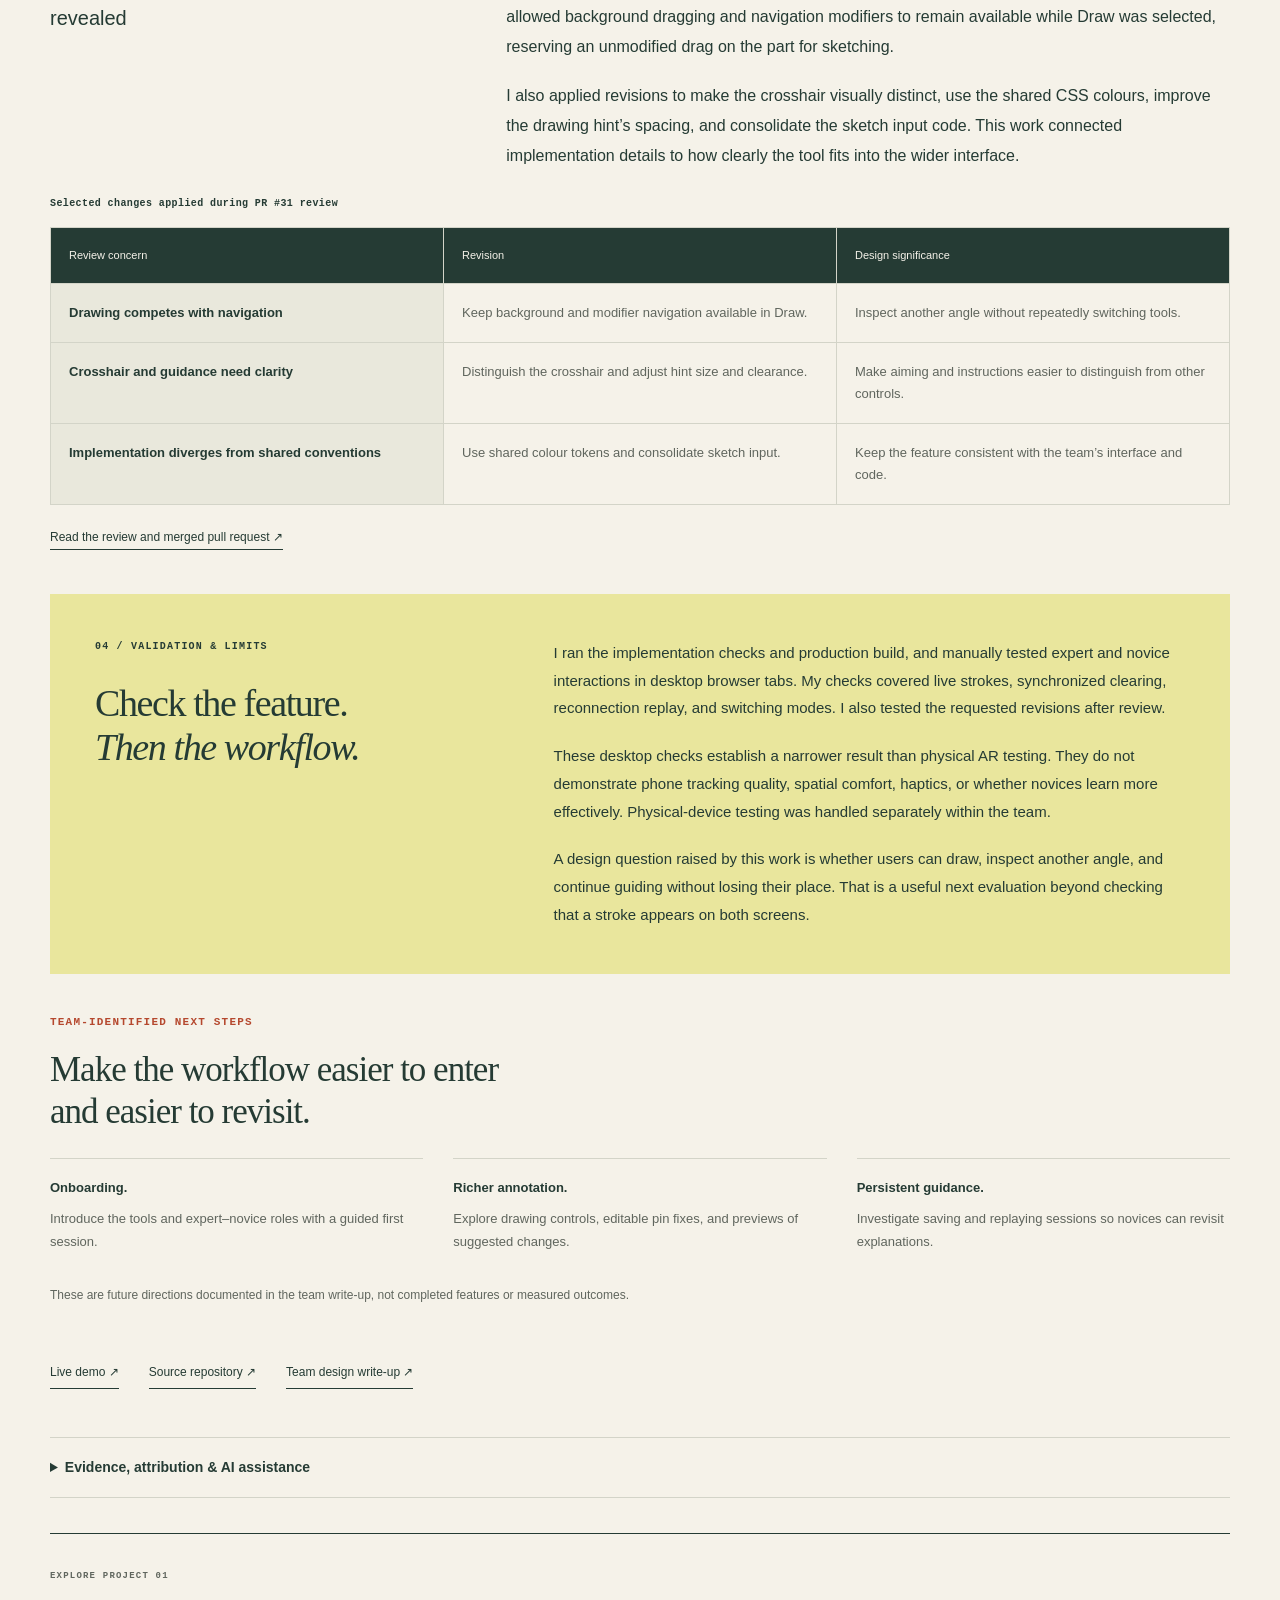
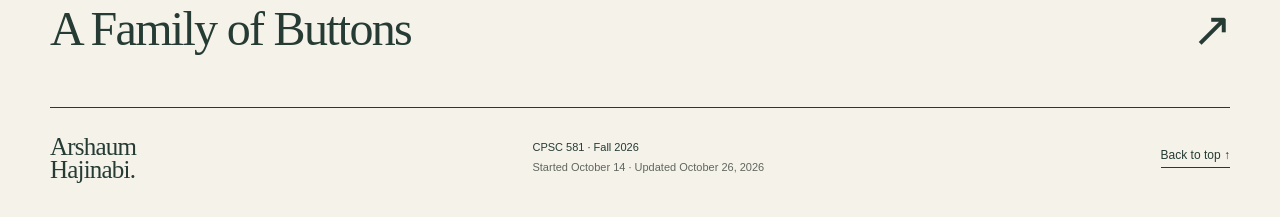
<file: project-2.html>
<!doctype html><html lang="en"><head><meta charset="utf-8"><meta name="viewport" content="width=device-width,initial-scale=1"><meta name="description" content="Ghost Lens: shared AR guidance, Arshaum’s expert toolbar and mid-air sketching contributions, review revisions, and implementation evidence."><meta name="theme-color" content="#f5f2e9"><title>Ghost Lens | Arshaum Hajinabi</title><link rel="icon" href="assets/favicon.svg" type="image/svg+xml"><link rel="stylesheet" href="assets/style.css"><script src="assets/site.js" defer></script></head><body class="case-page ghost-case"><a class="skip" href="#main">Skip to content</a><header class="site-header"><a class="wordmark" href="index.html#top" aria-label="Arshaum Hajinabi, portfolio home">Arshaum<span>Hajinabi.</span></a><nav aria-label="Main navigation"><a href="index.html#work">Selected work</a><a href="index.html#approach">My approach</a><a href="index.html#about">About me</a></nav><a class="header-note github-link" href="https://github.com/arshaum" target="_blank" rel="noopener">GITHUB ↗</a></header><main id="main"><div class="case-top wrap" id="top"><a class="text-link" href="index.html#work">← All projects</a><nav aria-label="Case study sections"><a href="#overview">Overview</a><a href="#process">Process</a><a href="#contribution">My role</a><a href="#reflection">Reflection</a></nav></div>
<article id="project" class="project wrap" aria-labelledby="project-title"><header class="project-heading"><p class="eyebrow rust">GROUP PROJECT 02 / EMBODIED COLLABORATION</p><h1 id="project-title">Guidance beyond<br> <em>the screen.</em></h1><p class="project-deck">Ghost Lens turns phones into windows onto a shared 3D part, helping an expert show a novice where to look and what to notice.</p></header>
<div class="project-meta"><div><span class="eyebrow">PROJECT</span><p>Ghost Lens</p></div><div><span class="eyebrow">TEAM</span><p>Fion Lei · Wish Li<br> Daniel Tangtakoune · Arshaum Hajinabi</p></div><div><span class="eyebrow">MY FOCUS</span><p>Expert toolbar · Shared sketching<br> Issue fixes · Review revisions</p></div><div><span class="eyebrow">TOOLS</span><p>Three.js · WebXR · PeerJS<br> Vite · GitHub · ChatGPT</p></div></div>
<div class="story-row opening" id="overview"><h2><span class="section-number">01</span>The shared experience</h2><div class="prose"><p>Our team built an application for remote, synchronous guidance between an expert and a novice inspecting a 3D CAD part. Each person places a copy of the part in their own space. The expert can turn it, draw guidance, mark problems with pins, and save a viewpoint for the novice to match.</p><p>The design explores how movement and spatial annotation can make guidance more active than watching a shared screen. A separate voice call can support the conversation; voice is not built into the application.</p></div></div>
<section class="ghost-showcase" aria-labelledby="ghost-showcase-title"><div class="showcase-copy"><p class="eyebrow">THE TEAM’S WORKING APPLICATION</p><h2 id="ghost-showcase-title">One part.<br> Two perspectives.</h2><p>Try the desktop view, or explore AR on a supported phone.</p><a class="button light" href="https://fion-lei.github.io/CPSC581-Project2/" target="_blank" rel="noopener">Open live demo ↗</a><a class="showcase-secondary" href="https://github.com/fion-lei/CPSC581-Project2" target="_blank" rel="noopener">View the repository ↗</a></div><div class="ghost-art" aria-hidden="true"><div class="ghost-grid"></div><span class="ghost-scene-label">EXPERT</span><span class="ghost-scene-label novice-label">NOVICE</span><svg viewBox="0 0 560 330" class="ghost-phones"><defs><pattern id="showcase-grid" width="18" height="18" patternUnits="userSpaceOnUse"><path d="M18 0H0V18" fill="none" stroke="#c9d2cc" stroke-width=".6"/></pattern></defs><g transform="translate(75 28) rotate(-9 70 135)"><rect width="145" height="265" rx="21" fill="#f8f7f0" stroke="#253b34" stroke-width="3"/><rect x="10" y="35" width="125" height="185" rx="3" fill="url(#showcase-grid)"/><path d="M50 14h45" stroke="#253b34" stroke-width="4" stroke-linecap="round"/><g transform="translate(37 82)"><path d="M0 28 42 6 82 29 40 55Z" fill="#e6e7df" stroke="#253b34" stroke-width="1.4"/><path d="m0 28 40 27v50L0 81Z" fill="#c8d2c8" stroke="#253b34" stroke-width="1.4"/><path d="m40 55 42-26v52l-42 24Z" fill="#aebfb2" stroke="#253b34" stroke-width="1.4"/><path class="preview-stroke" d="m12 41 14 13 8-4 15 24 16-5" fill="none" stroke="#bf592c" stroke-width="5" stroke-linecap="round" stroke-linejoin="round"/></g><rect x="24" y="235" width="96" height="17" rx="8" fill="#253b34"/><circle cx="71" cy="243" r="4" fill="#e9e69d"/></g><path class="sync-path" d="M238 137h78m-11-9 11 9-11 9" fill="none" stroke="#697d70" stroke-width="2" stroke-dasharray="5 5"/><g transform="translate(337 39) rotate(8 70 135)"><rect width="145" height="265" rx="21" fill="#f8f7f0" stroke="#253b34" stroke-width="3"/><rect x="10" y="35" width="125" height="185" rx="3" fill="url(#showcase-grid)"/><path d="M50 14h45" stroke="#253b34" stroke-width="4" stroke-linecap="round"/><g transform="translate(25 80)"><path d="M0 30 42 7 82 30 40 56Z" fill="#e6e7df" stroke="#253b34" stroke-width="1.4"/><path d="m0 30 40 26v50L0 82Z" fill="#c8d2c8" stroke="#253b34" stroke-width="1.4"/><path d="m40 56 42-26v52l-42 24Z" fill="#aebfb2" stroke="#253b34" stroke-width="1.4"/><path class="preview-stroke second-stroke" d="m12 43 14 13 8-4 15 24 16-5" fill="none" stroke="#bf592c" stroke-width="5" stroke-linecap="round" stroke-linejoin="round"/></g><circle cx="72" cy="244" r="6" fill="#397e99"/></g></svg><span class="illustration-label">ILLUSTRATED INTERACTION PREVIEW</span></div></section>
<details class="demo-guide"><summary>How to explore the demo</summary><ol><li>Open the demo in two tabs or on two devices.</li><li>Choose Expert in one and join as Novice in the other using its room code.</li><li>On desktop, choose “Continue without AR” to explore the tools without camera access.</li><li>Try Draw, then change your view and see how the guidance appears for the novice.</li></ol><p>Phone AR requires camera permission. The team documents Chrome on a compatible Android device for WebXR, with partial iPhone support through Needle’s App Clip. Haptic feedback is unavailable on iPhone. These are project-specific support limits recorded in the team write-up.</p></details>
<div class="story-row" id="process"><h2><span class="section-number">02</span>Finding a feasible<br> design direction</h2><div class="prose"><p>Our team first explored a mascot assistant that could mediate expert–novice communication through voice and visual cues. The sketches considered ways to explain a model, highlight questions, and convey expert feedback.</p><p>The team moved away from this direction because an assistant responding to such a broad set of inputs exceeded the available technical experience and time. We retained the goal of richer remote communication and explored using a phone’s movement to interact with a shared 3D space.</p><p>The resulting concept used the phone as a “ghost lens.” Spatial drawing, problem pins, and saved viewpoints could place guidance around the part itself. This concept was developed collectively; my individual work focused on implementing the expert interface and shared drawing.</p></div></div>
<section class="process" aria-labelledby="process-title"><div class="subheading"><h2 id="process-title">From assistant to shared space.</h2><p>Original artifacts from the team write-up</p></div><div class="sketch-grid ghost-sketches">
<figure><button class="sketch-open" type="button" data-image="assets/ghost-early.png" data-caption="Initial voice and mascot brainstorming. Sketch by Fion Lei; Figure 1 in the team write-up."><img src="assets/ghost-early.png" alt="Fion’s early storyboard explores voice input and a mascot assistant conveying questions and expert feedback." loading="lazy" width="790" height="1014"><span>View sketch ↗</span></button><figcaption><span class="eyebrow rust">01 / DIVERGE</span><h3>An assistant in the loop</h3><p>Voice and mascot concepts explored communication beyond a conventional call. Sketch by Fion Lei.</p></figcaption></figure>
<figure><button class="sketch-open" type="button" data-image="assets/ghost-phone.png" data-caption="Phone as controller and phone as hologram concepts. Sketch by Fion Lei; part of Figure 3 in the team write-up."><img src="assets/ghost-phone.png" alt="Fion’s concept sketch shows a phone rotating a 3D model and acting as a holographic window." loading="lazy" width="661" height="444"><span>View sketch ↗</span></button><figcaption><span class="eyebrow rust">02 / CONVERGE</span><h3>The phone as a tool</h3><p>Phone movement became an input for spatial interaction. Sketch by Fion Lei.</p></figcaption></figure>
<figure><button class="sketch-open" type="button" data-image="assets/ghost-final.jpeg" data-caption="Shared drawing and viewpoint matching in the team’s combined final concept sketch; part of Figure 5 in the team write-up."><img src="assets/ghost-final.jpeg" alt="Team storyboard showing the expert drawing a stroke that appears for the novice and saving a viewpoint for alignment." loading="lazy" width="1275" height="1160"><span>View sketch ↗</span></button><figcaption><span class="eyebrow rust">03 / SPECIFY</span><h3>Guidance in context</h3><p>The combined concept places drawing and saved viewpoints within the expert–novice workflow. Team sketch.</p></figcaption></figure>
</div></section>
<aside class="contribution" id="contribution"><div><p class="eyebrow">MY INDIVIDUAL CONTRIBUTION</p><h2>Tools that make<br> guidance actionable.</h2></div><dl><div><dt>Issue #7</dt><dd>Implemented the initial expert toolbar, crosshair, and session-status interface so the expert could select tools and see the current interaction state.</dd></div><div><dt>Issue #9</dt><dd>Implemented shared mid-air sketching, including stroke sampling, live synchronization, clearing shared drawings, and replaying strokes after reconnection.</dd></div><div><dt>PR #31</dt><dd>Applied teammate-requested revisions to Draw-mode navigation, crosshair styling, layout, shared colour tokens, and code organization. Tested the revisions before the work was merged.</dd></div><div><dt>Team scope</dt><dd>The full application also includes grab, pins, viewpoints, help signals, and sounds developed across the team. The contribution list above identifies my implementation work within that shared effort.</dd></div></dl></aside>
<section class="implementation-evidence" aria-labelledby="implementation-title"><div class="subheading"><h2 id="implementation-title">Implementation with a design purpose.</h2><p>Evidence linked to my repository contributions</p></div><div class="decision-grid"><div><span class="eyebrow rust">EXPERT INTERFACE</span><h3>Make the active tool legible.</h3><p>The initial toolbar offered Grab, Pin, Draw, and View modes, with a crosshair and session status. The interface needed to communicate which action was active without taking over the model view.</p><a class="text-link" href="https://github.com/fion-lei/CPSC581-Project2/commit/6bb96e8fe3d9b6f755b9bf1aea404d50e3651c0e" target="_blank" rel="noopener">Issue #7 implementation ↗</a></div><div><span class="eyebrow rust">SHARED SKETCHING</span><h3>Keep guidance in a shared frame.</h3><p>Stroke points were expressed relative to the shared model space, allowing each device to place its own copy while exchanging the same guidance. Incoming points extended the novice’s drawing; completed strokes could be replayed on reconnection.</p><a class="text-link" href="https://github.com/fion-lei/CPSC581-Project2/commit/57cbefba8341a4a7ad146f5b745e902cf526ba14" target="_blank" rel="noopener">Issue #9 implementation ↗</a></div></div></section>
<section class="review-section" id="reflection" aria-labelledby="review-title"><div class="story-row"><h2><span class="section-number">03</span>What the review<br> revealed</h2><div class="prose"><p>After I submitted the drawing implementation, teammate review identified an important interaction conflict: selecting Draw should not prevent the expert from navigating around the part. The revision allowed background dragging and navigation modifiers to remain available while Draw was selected, reserving an unmodified drag on the part for sketching.</p><p>I also applied revisions to make the crosshair visually distinct, use the shared CSS colours, improve the drawing hint’s spacing, and consolidate the sketch input code. This work connected implementation details to how clearly the tool fits into the wider interface.</p></div></div><div class="review-table-wrap"><table class="review-table"><caption>Selected changes applied during PR #31 review</caption><thead><tr><th scope="col">Review concern</th><th scope="col">Revision</th><th scope="col">Design significance</th></tr></thead><tbody><tr><th scope="row">Drawing competes with navigation</th><td>Keep background and modifier navigation available in Draw.</td><td>Inspect another angle without repeatedly switching tools.</td></tr><tr><th scope="row">Crosshair and guidance need clarity</th><td>Distinguish the crosshair and adjust hint size and clearance.</td><td>Make aiming and instructions easier to distinguish from other controls.</td></tr><tr><th scope="row">Implementation diverges from shared conventions</th><td>Use shared colour tokens and consolidate sketch input.</td><td>Keep the feature consistent with the team’s interface and code.</td></tr></tbody></table></div><a class="text-link" href="https://github.com/fion-lei/CPSC581-Project2/pull/31" target="_blank" rel="noopener">Read the review and merged pull request ↗</a></section>
<div class="reflection-panel validation-panel"><div class="reflection-heading"><p class="eyebrow">04 / VALIDATION &amp; LIMITS</p><h2>Check the feature.<br> <em>Then the workflow.</em></h2></div><div class="prose"><p>I ran the implementation checks and production build, and manually tested expert and novice interactions in desktop browser tabs. My checks covered live strokes, synchronized clearing, reconnection replay, and switching modes. I also tested the requested revisions after review.</p><p>These desktop checks establish a narrower result than physical AR testing. They do not demonstrate phone tracking quality, spatial comfort, haptics, or whether novices learn more effectively. Physical-device testing was handled separately within the team.</p><p>A design question raised by this work is whether users can draw, inspect another angle, and continue guiding without losing their place. That is a useful next evaluation beyond checking that a stroke appears on both screens.</p></div></div>
<section class="next-steps"><p class="eyebrow rust">TEAM-IDENTIFIED NEXT STEPS</p><h2>Make the workflow easier to enter<br> and easier to revisit.</h2><div class="next-step-list"><p><strong>Onboarding.</strong> Introduce the tools and expert–novice roles with a guided first session.</p><p><strong>Richer annotation.</strong> Explore drawing controls, editable pin fixes, and previews of suggested changes.</p><p><strong>Persistent guidance.</strong> Investigate saving and replaying sessions so novices can revisit explanations.</p></div><p class="small-note">These are future directions documented in the team write-up, not completed features or measured outcomes.</p></section>
<div class="project-links"><a class="text-link" href="https://fion-lei.github.io/CPSC581-Project2/" target="_blank" rel="noopener">Live demo ↗</a><a class="text-link" href="https://github.com/fion-lei/CPSC581-Project2" target="_blank" rel="noopener">Source repository ↗</a><a class="text-link" href="assets/project-2-writeup.pdf" target="_blank" rel="noopener">Team design write-up ↗</a></div>
</article>
<section class="case-disclosure wrap" aria-label="Project 2 attribution and AI disclosure"><details><summary>Evidence, attribution &amp; AI assistance</summary><p>The design process and team-level limitations on this page are drawn from the submitted Project 2 write-up. Fion Lei created the initial and phone-controller sketches shown here. The final storyboard is credited to the team. My individual implementation is documented by the linked commits and PR #31; the final application includes later changes by teammates.</p><p>I used ChatGPT, including Sol and Astra, for environment setup, troubleshooting, terminal and Git workflows, implementation patches, and test cases. I applied the changes locally, ran checks and the production build, tested desktop expert–novice interactions, and submitted the work for teammate review. Physical-device AR testing was separate from my desktop checks.</p><p>Representative requests in the implementation conversation included asking for the pull-request description, asking for help addressing the changes requested in <a href="https://github.com/fion-lei/CPSC581-Project2/pull/31" target="_blank" rel="noopener">PR #31</a>, and requesting an implementation disclosure. The full write-up records the team’s additional Claude and demo-generation assistance.</p><a class="text-link" href="assets/project-2-writeup.pdf" target="_blank" rel="noopener">Original disclosure and design process ↗</a><p class="small-note">The phone illustrations on this page are portfolio illustrations of the interaction, not screenshots or evidence of physical-device testing. <a href="index.html#credits">Portfolio-wide AI credits →</a></p></details></section><div class="next-project wrap"><span class="eyebrow">EXPLORE PROJECT 01</span><a href="project-1.html">A Family of Buttons <span aria-hidden="true">↗</span></a></div>
</main><footer class="site-footer wrap"><a class="wordmark" href="index.html#top">Arshaum<span>Hajinabi.</span></a><p>CPSC 581 · Fall 2026<br> <span>Started October 14 · Updated October 26, 2026</span></p><a class="back-top" href="#top">Back to top ↑</a></footer><dialog id="sketch-dialog" aria-labelledby="sketch-caption"><button class="dialog-close" type="button" aria-label="Close enlarged sketch">Close ×</button><img id="sketch-full" alt=""><p id="sketch-caption"></p></dialog></body></html>
</file>
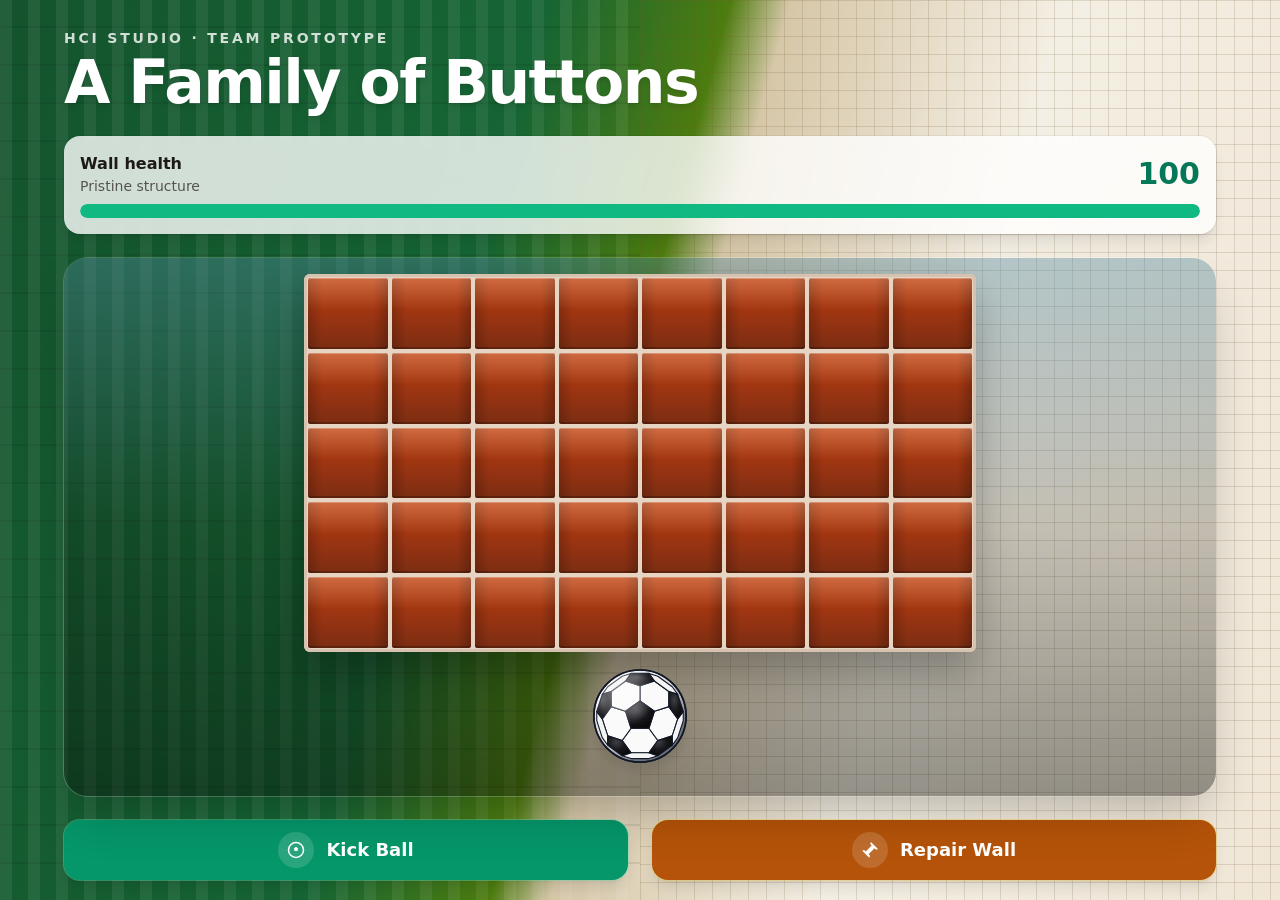
<file: prototype.html>
<!DOCTYPE html>
<html lang="en">
<head>
  <meta charset="UTF-8" />
  <meta name="viewport" content="width=device-width, initial-scale=1, viewport-fit=cover" />
  <title>A Family of Buttons</title>
  <!--
    RUBRIC — Tech stack:
    Single self-contained file. Tailwind CSS is loaded from CDN (no build step,
    no local CSS/JS bundles). All graphics are CSS shapes or inline SVG so the
    prototype grades cleanly without missing image assets.
  -->
  <script src="assets/tailwind-runtime.js"></script>
  <script>
    tailwind.config = {
      theme: {
        extend: {
          colors: {
            turf: { deep: "#14532d", mid: "#166534", light: "#22c55e" },
            shop: { paper: "#f4efe4", ink: "#3f3a32", rust: "#9a3412" }
          },
          minHeight: { touch: "56px" }
        }
      }
    };
  </script>
  <style>
    /*
      RUBRIC — Background aesthetic:
      A diagonal turf → workshop blend, plus pitch stripes on the left and
      graph-paper on the right. Layers are position:fixed and pointer-events:none
      so scenery never clips or blocks the interactive canvas.
    */
    :root {
      --safe-b: env(safe-area-inset-bottom, 0px);
      --safe-t: env(safe-area-inset-top, 0px);
    }

    html, body {
      min-height: 100%;
      min-height: 100dvh;
    }

    body {
      background:
        linear-gradient(105deg,
          #14532d 0%,
          #166534 36%,
          #4d7c0f 48%,
          #d6c7a8 52%,
          #f4efe4 70%,
          #efe6d6 100%);
    }

    .pitch-grain {
      background-image:
        repeating-linear-gradient(
          90deg,
          rgba(255, 255, 255, 0.07) 0 12px,
          transparent 12px 28px
        ),
        repeating-linear-gradient(
          0deg,
          transparent 0 36px,
          rgba(0, 0, 0, 0.08) 36px 38px
        );
    }

    .graph-paper {
      background-image:
        linear-gradient(rgba(120, 90, 50, 0.18) 1px, transparent 1px),
        linear-gradient(90deg, rgba(120, 90, 50, 0.18) 1px, transparent 1px);
      background-size: 18px 18px;
    }

    .brick {
      background:
        linear-gradient(180deg, rgba(255, 255, 255, 0.22), transparent 45%),
        linear-gradient(90deg, rgba(0, 0, 0, 0.18), transparent 18%, transparent 82%, rgba(0, 0, 0, 0.22)),
        linear-gradient(180deg, #c2410c, #9a3412 55%, #7c2d12);
      box-shadow:
        inset 0 1px 0 rgba(255, 255, 255, 0.28),
        inset 0 -2px 0 rgba(0, 0, 0, 0.25);
      transition: transform 420ms ease, opacity 420ms ease, filter 420ms ease;
    }

    .wall {
      background-color: #e7d5c4;
      box-shadow:
        0 18px 40px rgba(0, 0, 0, 0.28),
        inset 0 0 0 3px #d6c2ae;
    }

    /* Pristine (80–100): no extra classes — solid masonry grid only. */

    /* Fractured (40–79): impact glow + jagged SVG overlay. */
    .wall.is-fractured {
      filter: drop-shadow(0 0 10px rgba(127, 29, 29, 0.35));
    }

    .crack-overlay {
      opacity: 0;
      pointer-events: none;
      transition: opacity 320ms ease;
    }

    .wall.is-fractured .crack-overlay,
    .wall.is-crumbling .crack-overlay {
      opacity: 1;
    }

    /* Crumbling (1–39): individual bricks skew, shift, and fade (offsets large enough to read on phones). */
    .wall.is-crumbling .brick:nth-child(3n) { transform: translate(14px, 22px) rotate(10deg); opacity: 0.7; }
    .wall.is-crumbling .brick:nth-child(3n+1) { transform: translate(-16px, 12px) rotate(-9deg); opacity: 0.62; }
    .wall.is-crumbling .brick:nth-child(4n) { transform: translate(18px, -10px) rotate(12deg); opacity: 0.55; }
    .wall.is-crumbling .brick:nth-child(5n) { transform: translate(-20px, 24px) rotate(-14deg); opacity: 0.48; }
    .wall.is-crumbling .brick:nth-child(7n) { transform: translate(10px, 28px) skewX(-16deg); opacity: 0.4; }

    /* Collapsed (0): bricks fall; Kick is disabled in JS. */
    .wall.is-collapsed { overflow: hidden; }

    .wall.is-collapsed .brick {
      animation: brickFall 720ms cubic-bezier(0.4, 0, 0.7, 1) forwards;
    }

    .wall.is-collapsed .brick:nth-child(odd) { animation-delay: 40ms; }
    .wall.is-collapsed .brick:nth-child(3n) { animation-delay: 90ms; }
    .wall.is-collapsed .brick:nth-child(4n) { animation-delay: 140ms; }
    .wall.is-collapsed .brick:nth-child(5n) { animation-delay: 180ms; }

    @keyframes brickFall {
      0% { transform: translateY(0) rotate(0); opacity: 1; }
      100% { transform: translateY(118%) rotate(18deg); opacity: 0.15; }
    }

    .wall.is-impact { animation: wallShake 380ms ease; }

    @keyframes wallShake {
      0%, 100% { transform: translateX(0); }
      20% { transform: translateX(-7px); }
      40% { transform: translateX(7px); }
      60% { transform: translateX(-4px); }
      80% { transform: translateX(3px); }
    }

    /*
      Kick: ball rockets toward the wall, squashes on impact, bounces back.
      Distance scales at md+ so the strike still meets the wall on tablets/laptops.
    */
    .ball {
      transform: translateX(-50%);
      will-change: transform;
    }

    .ball.is-kicking {
      animation: kickBall 720ms cubic-bezier(0.22, 0.9, 0.32, 1);
    }

    @keyframes kickBall {
      0% { transform: translateX(-50%) translateY(0) rotate(0) scale(1); }
      38% { transform: translateX(-50%) translateY(-132px) rotate(210deg) scale(0.88); }
      46% { transform: translateX(-50%) translateY(-118px) rotate(230deg) scale(1.1, 0.86); }
      100% { transform: translateX(-50%) translateY(0) rotate(360deg) scale(1); }
    }

    @media (min-width: 768px) {
      @keyframes kickBall {
        0% { transform: translateX(-50%) translateY(0) rotate(0) scale(1); }
        38% { transform: translateX(-50%) translateY(-168px) rotate(210deg) scale(0.88); }
        46% { transform: translateX(-50%) translateY(-152px) rotate(230deg) scale(1.1, 0.86); }
        100% { transform: translateX(-50%) translateY(0) rotate(360deg) scale(1); }
      }
    }

    @media (min-width: 1024px) {
      @keyframes kickBall {
        0% { transform: translateX(-50%) translateY(0) rotate(0) scale(1); }
        38% { transform: translateX(-50%) translateY(-196px) rotate(210deg) scale(0.88); }
        46% { transform: translateX(-50%) translateY(-178px) rotate(230deg) scale(1.1, 0.86); }
        100% { transform: translateX(-50%) translateY(0) rotate(360deg) scale(1); }
      }
    }

    .wrench.is-spinning { animation: wrenchWork 520ms ease; }

    @keyframes wrenchWork {
      0% { transform: rotate(0); }
      30% { transform: rotate(-28deg); }
      70% { transform: rotate(32deg); }
      100% { transform: rotate(0); }
    }

    .wall.is-patching { animation: patchGlow 520ms ease; }

    @keyframes patchGlow {
      0% { filter: brightness(1); }
      40% { filter: brightness(1.18) drop-shadow(0 0 12px rgba(34, 197, 94, 0.45)); }
      100% { filter: brightness(1); }
    }

    .modal-enter { animation: modalIn 280ms ease; }

    @keyframes modalIn {
      from { opacity: 0; transform: scale(0.94) translateY(10px); }
      to { opacity: 1; transform: scale(1) translateY(0); }
    }

    @media (prefers-reduced-motion: reduce) {
      .ball.is-kicking,
      .wall.is-collapsed .brick,
      .wall.is-impact,
      .wall.is-patching,
      .wrench.is-spinning,
      .modal-enter {
        animation-duration: 1ms !important;
      }
    }
  </style>
</head>
<body class="text-stone-900 antialiased overflow-x-hidden">
  <div class="pointer-events-none fixed inset-0 flex" aria-hidden="true">
    <div class="pitch-grain w-1/2 h-full"></div>
    <div class="graph-paper w-1/2 h-full"></div>
  </div>

  <div class="relative z-10 flex min-h-dvh flex-col px-3 sm:px-5 md:px-8 lg:px-12"
       style="padding-top: max(0.75rem, var(--safe-t)); padding-bottom: max(0.75rem, var(--safe-b));">

    <header class="mx-auto w-full max-w-6xl pt-2 sm:pt-4">
      <p class="text-xs sm:text-sm font-semibold uppercase tracking-[0.2em] text-white/80">HCI studio · team prototype</p>
      <h1 class="mt-1 text-3xl sm:text-4xl md:text-5xl lg:text-6xl font-black tracking-tight text-white drop-shadow-md">
        A Family of Buttons
      </h1>
    </header>

    <main class="mx-auto mt-4 sm:mt-6 flex w-full max-w-6xl flex-1 flex-col gap-4 md:gap-6">
      <!-- wallHealth (0–100) is always glanceable; live region supports screen readers. -->
      <section class="rounded-2xl bg-white/80 backdrop-blur-md shadow-lg ring-1 ring-black/5 p-3 sm:p-4"
               aria-label="Wall structural health">
        <div class="flex items-center justify-between gap-3">
          <div>
            <h2 class="text-sm sm:text-base font-bold">Wall health</h2>
            <p id="healthLabel" class="text-xs sm:text-sm text-stone-600">Pristine structure</p>
          </div>
          <span id="healthValue" class="tabular-nums text-2xl sm:text-3xl font-black text-emerald-700" aria-live="polite">100</span>
        </div>
        <div class="mt-2 h-3 sm:h-3.5 overflow-hidden rounded-full bg-stone-200" role="progressbar"
             aria-valuemin="0" aria-valuemax="100" aria-valuenow="100" id="healthBarWrap">
          <div id="healthBar" class="h-full w-full rounded-full bg-emerald-500 transition-[width] duration-300"></div>
        </div>
      </section>

      <!--
        RUBRIC — Device adaptability:
        Flex column with sm/md/lg spacing and min-heights. Canvas uses min() width
        so the wall never overflows iPhone, iPad, laptop, or ultrawide viewports.
      -->
      <section class="relative flex flex-1 min-h-[320px] sm:min-h-[380px] md:min-h-[440px] lg:min-h-[480px] items-end justify-center overflow-hidden rounded-3xl bg-stone-950/20 ring-1 ring-white/20 shadow-2xl">
        <div class="absolute inset-0 bg-gradient-to-b from-sky-300/25 via-transparent to-black/25"></div>

        <div class="relative z-10 mb-24 sm:mb-28 md:mb-32 lg:mb-36 w-[min(92%,42rem)]">
          <div id="wall" class="wall relative rounded-md aspect-[16/9]" data-state="pristine">
            <div id="brickGrid" class="grid h-full grid-cols-8 grid-rows-5 gap-[3px] sm:gap-1 p-[3px] sm:p-1"></div>
            <svg class="crack-overlay absolute inset-0 h-full w-full" viewBox="0 0 160 90" preserveAspectRatio="none" aria-hidden="true">
              <path d="M12 8 L28 22 L22 40 L40 58 L36 82" fill="none" stroke="#1c1917" stroke-width="2.2" opacity="0.75" />
              <path d="M70 4 L78 30 L92 36 L88 70 L110 86" fill="none" stroke="#1c1917" stroke-width="1.8" opacity="0.65" />
              <path d="M130 10 L118 28 L140 48 L126 72" fill="none" stroke="#1c1917" stroke-width="2" opacity="0.7" />
              <path d="M50 12 L54 44 L48 88" fill="none" stroke="#1c1917" stroke-width="1.4" opacity="0.5" />
            </svg>
          </div>
        </div>

        <div id="ball" class="ball absolute bottom-6 sm:bottom-8 left-1/2 z-20 h-16 w-16 sm:h-20 sm:w-20 md:h-24 md:w-24" aria-hidden="true">
          <!-- Classic truncated-icosahedron soccer ball; same box/shadow as before so kick physics stay unchanged. -->
          <svg viewBox="0 0 100 100" class="h-full w-full drop-shadow-xl">
            <defs>
              <radialGradient id="ballShade" cx="32%" cy="28%" r="72%">
                <stop offset="0%" stop-color="#ffffff" />
                <stop offset="38%" stop-color="#f4f4f5" />
                <stop offset="78%" stop-color="#d4d4d8" />
                <stop offset="100%" stop-color="#71717a" />
              </radialGradient>
              <radialGradient id="pentShade" cx="38%" cy="32%" r="70%">
                <stop offset="0%" stop-color="#3f3f46" />
                <stop offset="55%" stop-color="#18181b" />
                <stop offset="100%" stop-color="#09090b" />
              </radialGradient>
              <radialGradient id="ballSpec" cx="30%" cy="24%" r="38%">
                <stop offset="0%" stop-color="#ffffff" stop-opacity="0.55" />
                <stop offset="100%" stop-color="#ffffff" stop-opacity="0" />
              </radialGradient>
              <clipPath id="ballClip"><circle cx="50" cy="50" r="47.2" /></clipPath>
            </defs>
            <circle cx="50" cy="50" r="48" fill="url(#ballShade)" stroke="#111827" stroke-width="1.6" />
            <g clip-path="url(#ballClip)" stroke="#111827" stroke-width="1.15" stroke-linejoin="round" stroke-linecap="round">
              <polygon fill="#fafafa" points="40.72,88.33 59.28,88.33 68.56,75.55 59.28,62.78 40.72,62.78 31.44,75.55" />
              <polygon fill="#fafafa" points="40.72,62.78 34.98,45.12 19.96,40.24 10.68,53.02 16.42,70.67 31.44,75.55" />
              <polygon fill="#fafafa" points="89.32,53.02 80.04,40.24 65.02,45.12 59.28,62.78 68.56,75.55 83.58,70.67" />
              <polygon fill="#fafafa" points="80.04,24.45 65.02,13.54 50.00,18.42 50.00,34.21 65.02,45.12 80.04,40.24" />
              <polygon fill="#fafafa" points="19.96,24.45 19.96,40.24 34.98,45.12 50.00,34.21 50.00,18.42 34.98,13.54" />
              <polygon fill="#f4f4f5" points="31.44,91.34 40.72,94.36 59.28,94.36 68.56,91.34 59.28,88.33 40.72,88.33" />
              <polygon fill="#f4f4f5" points="4.95,54.88 10.68,72.53 16.42,80.43 16.42,70.67 10.68,53.02 4.95,45.12" />
              <polygon fill="#f4f4f5" points="89.32,53.02 83.58,70.67 83.58,80.43 89.32,72.53 95.05,54.88 95.05,45.12" />
              <polygon fill="#f4f4f5" points="16.42,19.57 10.68,27.47 19.96,24.45 34.98,13.54 40.72,5.64 31.44,8.66" />
              <polygon fill="#f4f4f5" points="83.58,19.57 68.56,8.66 59.28,5.64 65.02,13.54 80.04,24.45 89.32,27.47" />
              <polygon fill="url(#pentShade)" points="40.72,62.78 59.28,62.78 65.02,45.12 50.00,34.21 34.98,45.12" />
              <polygon fill="url(#pentShade)" points="59.28,5.64 40.72,5.64 34.98,13.54 50.00,18.42 65.02,13.54" />
              <polygon fill="url(#pentShade)" points="89.32,53.02 95.05,45.12 89.32,27.47 80.04,24.45 80.04,40.24" />
              <polygon fill="url(#pentShade)" points="19.96,24.45 10.68,27.47 4.95,45.12 10.68,53.02 19.96,40.24" />
              <polygon fill="url(#pentShade)" points="83.58,80.43 83.58,70.67 68.56,75.55 59.28,88.33 68.56,91.34" />
              <polygon fill="url(#pentShade)" points="31.44,91.34 40.72,88.33 31.44,75.55 16.42,70.67 16.42,80.43" />
            </g>
            <circle cx="50" cy="50" r="47.2" fill="url(#ballSpec)" />
            <circle cx="50" cy="50" r="48" fill="none" stroke="#111827" stroke-width="1.6" />
          </svg>
        </div>
      </section>

      <!--
        RUBRIC — Mobile optimization:
        Exactly two primary actions. min-h-14 = 56px touch targets, stacked on
        phones (grid-cols-1) and paired from sm:. :active:scale-95 is the tactile
        feedback (hover is not required for the interaction to feel complete).
      -->
      <section class="grid grid-cols-1 sm:grid-cols-2 gap-3 sm:gap-4 lg:gap-6 pb-2">
        <button id="kickBtn" type="button"
                class="flex min-h-14 items-center justify-center gap-3 rounded-2xl bg-emerald-600 px-4 py-3 text-base sm:text-lg font-bold text-white shadow-lg ring-1 ring-emerald-300/40 transition active:scale-95 disabled:cursor-not-allowed disabled:opacity-40 disabled:active:scale-100 focus:outline-none focus-visible:ring-4 focus-visible:ring-white">
          <span class="inline-flex h-9 w-9 items-center justify-center rounded-full bg-white/15" aria-hidden="true">
            <svg viewBox="0 0 24 24" class="h-5 w-5" fill="currentColor">
              <circle cx="12" cy="12" r="9" fill="none" stroke="currentColor" stroke-width="1.8" />
              <polygon points="12,8.2 14.6,10.1 13.6,13.2 10.4,13.2 9.4,10.1" />
            </svg>
          </span>
          Kick Ball
        </button>
        <button id="repairBtn" type="button"
                class="flex min-h-14 items-center justify-center gap-3 rounded-2xl bg-amber-700 px-4 py-3 text-base sm:text-lg font-bold text-white shadow-lg ring-1 ring-amber-300/40 transition active:scale-95 focus:outline-none focus-visible:ring-4 focus-visible:ring-white">
          <span id="wrenchIcon" class="wrench inline-flex h-9 w-9 items-center justify-center rounded-full bg-white/15" aria-hidden="true">
            <svg viewBox="0 0 24 24" class="h-5 w-5" fill="currentColor">
              <path d="M13.2 2.4l8.4 8.4-2.4 1-1.8-1.8-7.1 7.1 1.8 1.8-1 2.4-8.4-8.4 2.4-1 1.8 1.8 7.1-7.1-1.8-1.8 1-2.4z" />
            </svg>
          </span>
          Repair Wall
        </button>
      </section>
    </main>
  </div>

  <div id="collapseModal" class="fixed inset-0 z-50 hidden items-center justify-center bg-stone-950/70 p-4" role="dialog" aria-modal="true" aria-labelledby="collapseTitle" aria-hidden="true" inert>
    <div class="modal-enter w-full max-w-md rounded-3xl bg-white p-6 sm:p-8 text-center shadow-2xl">
      <p class="text-xs font-semibold uppercase tracking-[0.18em] text-amber-800">Team checkpoint</p>
      <h2 id="collapseTitle" class="mt-2 text-2xl sm:text-3xl font-black text-stone-900 leading-tight">
        The structural foundation collapsed!
      </h2>
      <p class="mt-3 text-sm sm:text-base text-stone-600 leading-relaxed">
        Work together with DIY skills to rebuild the project!
      </p>
      <button id="rebuildBtn" type="button"
              class="mt-6 inline-flex min-h-14 w-full items-center justify-center rounded-2xl bg-amber-700 px-4 text-base font-bold text-white shadow-lg transition active:scale-95 focus:outline-none focus-visible:ring-4 focus-visible:ring-amber-300">
        Rebuild Foundation
      </button>
    </div>
  </div>

  <script>
    /**
     * Global simulation state.
     * wallHealth (0–100, start 100) is the single source of truth.
     * Visual bands are derived from it so iPhone / iPad / desktop stay in sync.
     *
     * Kick Ball: −15 health + kick keyframes.
     * Repair Wall: +15 health (capped at 100) + wrench rotation.
     */
    const HEALTH_STEP = 15;
    const MAX_HEALTH = 100;
    let wallHealth = 100;
    let isKicking = false;

    const wallEl = document.getElementById("wall");
    const brickGrid = document.getElementById("brickGrid");
    const ballEl = document.getElementById("ball");
    const kickBtn = document.getElementById("kickBtn");
    const repairBtn = document.getElementById("repairBtn");
    const wrenchIcon = document.getElementById("wrenchIcon");
    const healthValue = document.getElementById("healthValue");
    const healthBar = document.getElementById("healthBar");
    const healthBarWrap = document.getElementById("healthBarWrap");
    const healthLabel = document.getElementById("healthLabel");
    const collapseModal = document.getElementById("collapseModal");
    const rebuildBtn = document.getElementById("rebuildBtn");

    // 8×5 masonry field (40 cells) so crumbling reads as many bricks, not a texture.
    function buildBricks() {
      const fragment = document.createDocumentFragment();
      for (let i = 0; i < 40; i += 1) {
        const brick = document.createElement("div");
        brick.className = "brick rounded-[2px] sm:rounded-sm min-h-[8px]";
        brick.setAttribute("aria-hidden", "true");
        fragment.appendChild(brick);
      }
      brickGrid.appendChild(fragment);
    }

    function healthBand(value) {
      if (value <= 0) return "collapsed";
      if (value <= 39) return "crumbling";
      if (value <= 79) return "fractured";
      return "pristine";
    }

    function bandCopy(band) {
      return {
        pristine: "Pristine structure",
        fractured: "Fractured — cracks appearing",
        crumbling: "Crumbling — bricks shifting",
        collapsed: "Collapsed — foundation failed"
      }[band];
    }

    function bandBarClass(band) {
      return {
        pristine: "bg-emerald-500",
        fractured: "bg-amber-400",
        crumbling: "bg-orange-600",
        collapsed: "bg-red-700"
      }[band];
    }

    function bandValueClass(band) {
      return {
        pristine: "text-emerald-700",
        fractured: "text-amber-700",
        crumbling: "text-orange-700",
        collapsed: "text-red-700"
      }[band];
    }

    function applyWallClasses(band) {
      wallEl.classList.remove("is-fractured", "is-crumbling", "is-collapsed");
      if (band === "fractured") wallEl.classList.add("is-fractured");
      if (band === "crumbling") wallEl.classList.add("is-crumbling");
      if (band === "collapsed") wallEl.classList.add("is-collapsed");
      wallEl.dataset.state = band;
    }

    function render() {
      wallHealth = Math.max(0, Math.min(MAX_HEALTH, wallHealth));
      const band = healthBand(wallHealth);

      healthValue.textContent = String(wallHealth);
      healthValue.className = "tabular-nums text-2xl sm:text-3xl font-black " + bandValueClass(band);
      healthLabel.textContent = bandCopy(band);
      healthBar.style.width = wallHealth + "%";
      healthBar.className = "h-full rounded-full transition-[width] duration-300 " + bandBarClass(band);
      healthBarWrap.setAttribute("aria-valuenow", String(wallHealth));

      applyWallClasses(band);

      const collapsed = band === "collapsed";
      kickBtn.disabled = collapsed || isKicking;
      kickBtn.setAttribute("aria-disabled", String(collapsed || isKicking));
      collapseModal.classList.toggle("hidden", !collapsed);
      collapseModal.classList.toggle("flex", collapsed);
      collapseModal.setAttribute("aria-hidden", String(!collapsed));
      if (collapsed) {
        collapseModal.removeAttribute("inert");
        rebuildBtn.focus();
      } else {
        collapseModal.setAttribute("inert", "");
      }
    }

    function kick() {
      if (isKicking || wallHealth <= 0) return;
      isKicking = true;
      kickBtn.disabled = true;

      ballEl.classList.remove("is-kicking");
      void ballEl.offsetWidth;
      ballEl.classList.add("is-kicking");

      window.setTimeout(function onImpact() {
        wallEl.classList.remove("is-impact");
        void wallEl.offsetWidth;
        wallEl.classList.add("is-impact");
        wallHealth -= HEALTH_STEP;
        render();
      }, 270);

      window.setTimeout(function onKickEnd() {
        ballEl.classList.remove("is-kicking");
        wallEl.classList.remove("is-impact");
        isKicking = false;
        render();
      }, 740);
    }

    function repair() {
      wrenchIcon.classList.remove("is-spinning");
      void wrenchIcon.offsetWidth;
      wrenchIcon.classList.add("is-spinning");

      if (wallHealth < MAX_HEALTH && wallHealth > 0) {
        wallEl.classList.remove("is-patching");
        void wallEl.offsetWidth;
        wallEl.classList.add("is-patching");
        wallHealth += HEALTH_STEP;
        render();
      } else if (wallHealth === 0) {
        // Modal owns recovery via Rebuild Foundation (spec).
      }

      window.setTimeout(function () {
        wrenchIcon.classList.remove("is-spinning");
        wallEl.classList.remove("is-patching");
      }, 540);
    }

    function rebuild() {
      wallHealth = MAX_HEALTH;
      isKicking = false;
      wallEl.classList.remove("is-collapsed", "is-crumbling", "is-fractured", "is-impact", "is-patching");
      render();
      kickBtn.focus();
    }

    buildBricks();
    kickBtn.addEventListener("click", kick);
    repairBtn.addEventListener("click", repair);
    rebuildBtn.addEventListener("click", rebuild);
    render();
  </script>
</body>
</html>
</file>
<file: assets/style.css>
@charset "UTF-8";
:root{--paper:#f5f2e9;--ink:#253b34;--muted:#60665e;--rust:#b5482e;--line:#d3d4c8;--yellow:#e9e69d;--white:#fffef9;--serif:Georgia,'Times New Roman',serif;--sans:Arial,Helvetica,sans-serif}
*{box-sizing:border-box}html{scroll-behavior:smooth;scroll-padding-top:110px}body{margin:0;background:var(--paper);color:var(--ink);font-family:var(--sans);-webkit-font-smoothing:antialiased}a{color:inherit;text-decoration:none}button{font:inherit;cursor:pointer}a,button{-webkit-tap-highlight-color:transparent}a:focus-visible,button:focus-visible,summary:focus-visible{outline:3px solid var(--rust);outline-offset:5px}::selection{background:var(--yellow);color:var(--ink)}.wrap{width:min(1280px,calc(100% - 100px));margin-inline:auto}.skip{position:fixed;top:-100px;left:20px;background:var(--ink);color:white;padding:15px;z-index:100}.skip:focus{top:10px}.site-header{display:flex;align-items:center;justify-content:space-between;padding:24px 50px;border-bottom:1px solid var(--line);background:var(--paper);position:sticky;top:0;z-index:20;gap:28px}.wordmark{font-family:var(--serif);font-size:25px;line-height:.92;letter-spacing:-.8px}.wordmark span{display:block}.site-header nav{display:flex;gap:30px;font-size:13px}.site-header nav a{padding:10px 0;border-bottom:1px solid transparent}.site-header nav a:hover{border-color:var(--ink)}.header-note,.eyebrow,.art-caption,.section-divider,.hero-footnote,.scene-label{font-family:'Courier New',monospace;letter-spacing:1.2px;font-size:11px;font-weight:bold;line-height:1.6}.header-note{display:flex;align-items:center;gap:9px}.dot{height:5px;width:5px;border-radius:50%;background:var(--rust)}.eyebrow{margin:0 0 18px}.small-line{display:inline-block;width:25px;border-top:1px solid;vertical-align:middle;margin-right:10px}.rust{color:var(--rust)}.hero{display:grid;grid-template-columns:1fr .97fr;gap:6%;padding-block:76px 84px;align-items:center}.hero h1{font-family:var(--serif);font-size:clamp(56px,6.4vw,86px);font-weight:normal;letter-spacing:-4px;line-height:1.04;margin:24px 0 28px}em{font-weight:normal}.hero h1 em{color:var(--rust)}.hero-description{font-size:16px;line-height:1.8;max-width:390px;margin:0 0 25px}.button{display:inline-flex;align-items:center;justify-content:space-between;gap:36px;padding:17px 23px;font-size:13px;font-weight:bold;border:1px solid var(--ink);min-height:50px;transition:background .2s,color .2s}.button.dark{background:var(--ink);color:var(--paper)}.button.dark:hover{background:var(--rust);border-color:var(--rust)}.button.light{background:var(--yellow);color:var(--ink);border-color:var(--yellow)}.button.light:hover{background:var(--white)}.hero-footnote{color:var(--muted);font-size:10px;letter-spacing:.4px;margin-top:16px}.hero-art{display:block;background:var(--yellow);border:1px solid var(--ink);transform:rotate(1.4deg);box-shadow:9px 10px 0 #e5e3d8;transition:transform .25s}.hero-art:hover{transform:rotate(0)}.art-caption{display:flex;align-items:center;justify-content:space-between;padding:20px 25px;font-size:10px;letter-spacing:1px}.art-scene{height:340px;position:relative;overflow:hidden}.art-grid{position:absolute;inset:0;background-image:linear-gradient(#253b3410 1px,transparent 1px),linear-gradient(90deg,#253b3410 1px,transparent 1px);background-size:25px 25px;mask-image:linear-gradient(transparent,black 30%,black 80%,transparent)}.art-wall{position:absolute;width:64%;height:142px;top:47px;left:19%;background:#542f29;border:2px solid #542f29;transform:rotate(-8deg);overflow:hidden;box-shadow:12px 11px 0 #253b3421}.brick-row{display:flex;height:28px;gap:4px;padding-bottom:4px;width:115%}.brick-row i{display:block;background:#bb5c3e;border-top:1px solid #e49975;width:25%}.brick-row.offset{margin-left:-12%}.art-crack{position:absolute;inset:0;height:100%;width:100%;fill:none;stroke:#542f29;stroke-width:2.8}.art-ball{position:absolute;bottom:26px;left:22%;width:124px;height:124px;transform:rotate(-16deg);filter:drop-shadow(10px 12px 0 #253b3419)}.motion-mark{position:absolute;left:51%;top:210px;border-top:2px solid var(--ink);width:46px;transform:rotate(-58deg)}.mark-two{left:58%;top:213px;width:29px;transform:rotate(-38deg)}.scene-label{position:absolute;font-size:10px}.label-kick{bottom:29px;left:6%;transform:rotate(-9deg)}.label-repair{top:35px;right:5%;transform:rotate(6deg)}.art-bottom{padding:23px 25px 28px;border-top:1px solid #253b3455;display:flex;align-items:center;justify-content:space-between;gap:15px}.art-bottom .eyebrow{font-size:9px;letter-spacing:.8px}.art-bottom h2{font-family:var(--serif);font-weight:normal;font-size:29px;letter-spacing:-1px;margin:7px 0 0}.art-arrow{border:1px solid;border-radius:50%;height:42px;width:42px;display:grid;place-items:center;font-size:24px}.section-divider{display:flex;justify-content:space-between;border-top:1px solid var(--ink);padding-top:17px;font-size:10px;letter-spacing:.6px}.project{padding-block:64px 90px}.project-heading{max-width:790px}.project-heading h2{font-family:var(--serif);font-size:clamp(46px,6.2vw,76px);font-weight:normal;line-height:1.1;letter-spacing:-3px;margin:0 0 21px}.project-heading h2 em{color:var(--rust)}.project-deck{font-size:20px;line-height:1.55;max-width:650px;margin:0}.project-meta{display:grid;grid-template-columns:.9fr 1fr 1.4fr 1.3fr;gap:25px;margin-top:40px;padding-block:24px;border-block:1px solid var(--line)}.project-meta .eyebrow{color:var(--muted);font-size:9px;margin-bottom:8px;letter-spacing:.7px}.project-meta p{font-size:13px;margin:0;line-height:1.5}.story-row{display:grid;grid-template-columns:1fr 2fr;gap:8%;padding-block:55px}.story-row h3{font-size:20px;font-weight:normal;line-height:1.35;margin:0}.section-number{font-family:'Courier New',monospace;font-size:11px;color:var(--rust);display:block;margin-bottom:20px}.prose{max-width:730px;font-size:16px;line-height:1.85}.prose p{margin:0 0 20px}.prose p:last-child{margin-bottom:0}.small-note{font-size:12px!important;color:var(--muted);line-height:1.7!important}.demo{background:var(--ink);color:var(--paper)}.demo-toolbar{padding:27px 32px;display:flex;justify-content:space-between;gap:20px;align-items:center}.demo-toolbar .eyebrow{font-size:9px;color:#d4d7bb;margin:0 0 7px}.demo-toolbar h3{font-family:var(--serif);font-size:28px;font-weight:normal;margin:0}.demo-toolbar a{font-size:12px;padding-bottom:5px;border-bottom:1px solid #f5f2e970}.demo-stage{margin:0 18px;background:#1c2e28;min-height:460px;display:flex;align-items:center;justify-content:center;border:1px solid #f5f2e930}.demo-intro{text-align:center;padding:40px 25px}.demo-symbol{font-family:var(--serif);font-size:65px;color:var(--yellow)}.demo-intro p{font-family:var(--serif);font-size:36px;margin:18px 0 12px;letter-spacing:-1px}.demo-intro>span{display:block;font-size:13px;color:#d6ddce;margin-bottom:27px}.demo-stage iframe{width:100%;height:730px;border:0;background:var(--paper);display:block}.demo-caption{font-size:11px;color:#d6ddce;margin:0;padding:16px 32px 22px;line-height:1.6}.pullquote{margin:5px 0 52px;padding:30px 0 35px;border-block:1px solid var(--line);text-align:center}.pullquote>span{font-family:var(--serif);font-size:65px;color:var(--rust);height:47px;display:block}.pullquote p{font-family:var(--serif);font-size:clamp(28px,3.1vw,40px);font-style:italic;line-height:1.25;margin:10px 0 20px;letter-spacing:-1px}.pullquote cite{font-family:'Courier New',monospace;font-size:10px;font-style:normal;color:var(--muted)}.subheading{display:flex;align-items:end;justify-content:space-between;gap:20px;margin-bottom:22px}.subheading h3{font-family:var(--serif);font-size:31px;font-weight:normal;margin:0;letter-spacing:-1px}.subheading>p{font-size:11px;color:var(--muted);line-height:1.6;margin:0}.sketch-grid{display:grid;grid-template-columns:repeat(3,1fr);gap:26px}.sketch-grid figure{margin:0}.sketch-open{width:100%;padding:0;text-align:left;border:1px solid var(--line);background:#e3e0d4;color:var(--ink);overflow:hidden;position:relative;display:block}.sketch-open img{display:block;width:100%;height:290px;object-fit:cover;transition:transform .3s}.sketch-open:hover img{transform:scale(1.03)}.sketch-open>span{position:absolute;right:12px;bottom:12px;background:var(--paper);padding:8px 11px;font-size:10px;box-shadow:0 1px 5px #0002}.sketch-open>span span{margin-left:8px}.sketch-grid figcaption{padding-top:18px}.sketch-grid .eyebrow{font-size:9px;margin:0}.sketch-grid h4{font-family:var(--serif);font-size:24px;letter-spacing:-.5px;font-weight:normal;margin:8px 0 10px}.sketch-grid figcaption p{font-size:13px;line-height:1.7;margin:0;color:var(--muted)}.contribution{display:grid;grid-template-columns:1fr 2fr;gap:8%;padding:32px;margin-top:52px;background:#e9e8dc}.contribution .eyebrow{font-size:9px;color:var(--rust)}.contribution h3{font-family:var(--serif);font-size:28px;font-weight:normal;margin:0;line-height:1.2}.contribution dl{margin:0}.contribution dl>div{display:grid;grid-template-columns:108px 1fr;gap:18px;padding:15px 0;border-bottom:1px solid #cdd0bf}.contribution dl>div:first-child{padding-top:0}.contribution dl>div:last-child{border:0;padding-bottom:0}.contribution dt{font-size:12px;font-weight:bold;line-height:1.65}.contribution dd{margin:0;font-size:13px;line-height:1.7}.reflection-panel{background:var(--yellow);padding:45px;display:grid;grid-template-columns:1fr 1.7fr;gap:8%}.reflection-heading .eyebrow{font-size:10px}.reflection-heading h3{font-family:var(--serif);font-weight:normal;font-size:38px;letter-spacing:-1.4px;line-height:1.15;margin:27px 0 0}.reflection-panel .prose{font-size:15px}.project-links{display:flex;gap:30px;align-items:center;padding-top:26px;flex-wrap:wrap}.text-link{font-size:12px;border-bottom:1px solid var(--ink);padding-bottom:5px;line-height:1.8}.text-link span{margin-left:18px}.text-link:hover{color:var(--rust)}.project-links>span{margin-left:auto;color:var(--muted);font-size:11px}.approach{padding-block:72px 76px;background:var(--ink);color:var(--paper)}.approach>.wrap>.eyebrow{color:var(--yellow);font-size:10px}.approach-heading{display:grid;grid-template-columns:1.6fr 1fr;gap:9%;align-items:end}.approach h2{font-family:var(--serif);font-size:clamp(38px,4.5vw,57px);font-weight:normal;line-height:1.1;letter-spacing:-2px;margin:14px 0 0}.approach h2 em{color:var(--yellow)}.approach-heading>p{font-size:14px;line-height:1.85;max-width:330px;margin:0;color:#d6ddce}.principles{display:grid;grid-template-columns:repeat(3,1fr);gap:45px;margin-top:48px}.principles>div{border-top:1px solid #f5f2e94d;padding-top:20px}.principle-number{font-family:'Courier New',monospace;font-size:11px;color:var(--yellow)}.principles h3{font-family:var(--serif);font-size:27px;font-weight:normal;line-height:1.2;margin:20px 0 15px}.principles p{font-size:13px;line-height:1.8;color:#d6ddce;margin:0;max-width:330px}.credits{display:grid;grid-template-columns:1fr 2fr;gap:8%;padding-block:76px 80px}.credits .eyebrow{font-size:9px;color:var(--rust)}.credits h2{font-family:var(--serif);font-size:37px;line-height:1.15;font-weight:normal;letter-spacing:-1px;margin:0}.credits-intro{font-size:13px;line-height:1.7;max-width:240px;color:var(--muted)}details{border-top:1px solid var(--line);padding:18px 0}details:last-child{border-bottom:1px solid var(--line)}summary{font-size:14px;font-weight:bold;cursor:pointer;line-height:1.6}details p{font-size:13px;line-height:1.8;color:var(--muted);margin-bottom:0}details p a{color:var(--ink);text-decoration:underline}details .text-link{display:inline-block;margin-top:15px}.prompt{margin:15px 0 0;border-left:2px solid var(--rust);padding-left:18px;font-size:12px;color:var(--muted);line-height:1.8}.site-footer{padding-block:27px 36px;border-top:1px solid var(--ink);display:flex;align-items:center;justify-content:space-between;gap:25px}.site-footer p{font-size:11px;line-height:1.8;margin:0}.site-footer p span{color:var(--muted)}.back-top{font-size:12px;border-bottom:1px solid;padding-bottom:5px}dialog{width:min(950px,95vw);max-height:94dvh;border:1px solid var(--ink);padding:20px;background:var(--paper);color:var(--ink)}dialog::backdrop{background:#13251ed9}dialog img{display:block;max-width:100%;max-height:72dvh;object-fit:contain;margin:12px auto}dialog p{font-size:12px;line-height:1.7;margin:15px 0 0}.dialog-close{display:block;margin-left:auto;border:1px solid var(--ink);padding:9px 14px;background:var(--paper);color:var(--ink);font-size:12px}
@media(min-width:1500px){.hero h1{font-size:94px}.art-scene{height:370px}.art-wall{height:157px}.brick-row{height:31px}.art-ball{width:140px;height:140px}}
@media(max-width:1000px){.wrap{width:calc(100% - 56px)}.site-header{padding:20px 28px}.header-note{display:none}.hero{gap:6%;padding-block:55px 65px}.hero h1{font-size:64px;letter-spacing:-3px}.art-scene{height:300px}.art-wall{width:72%;left:14%;height:123px}.brick-row{height:24px}.art-ball{width:105px;height:105px}.art-bottom{padding:20px}.art-bottom h2{font-size:25px}.label-kick{left:3%;bottom:15px}.label-repair{font-size:9px}.project-meta{grid-template-columns:1fr 1fr;gap:22px}.story-row,.contribution,.credits{grid-template-columns:1fr 2fr;gap:5%}.sketch-grid{gap:18px}.sketch-open img{height:240px}.subheading{align-items:start}.subheading>p{max-width:200px}.contribution{padding:25px}.contribution dl>div{grid-template-columns:1fr;gap:5px}.reflection-panel{padding:30px;gap:6%;grid-template-columns:1fr 1.6fr}.reflection-heading h3{font-size:31px}.principles{gap:25px}.principles h3{font-size:24px}.approach-heading{gap:5%}.project-links>span{margin-left:0}}
@media(max-width:700px){html{scroll-padding-top:100px}.wrap{width:calc(100% - 36px)}.site-header{padding:17px 18px;gap:14px}.wordmark{font-size:22px}.site-header nav{font-size:11px;gap:17px}.hero{grid-template-columns:1fr;padding-block:38px 58px;gap:36px}.hero .eyebrow{font-size:9px;letter-spacing:.6px}.hero h1{font-size:clamp(53px,13.8vw,78px);letter-spacing:-2.8px;margin:20px 0}.hero-description{font-size:15px;max-width:390px}.hero-footnote{margin-bottom:0}.hero-art{width:calc(100% - 12px);margin-inline:auto}.art-scene{height:300px}.art-wall{width:66%;height:137px;left:17%;top:42px}.brick-row{height:27px}.art-ball{width:115px;height:115px;bottom:20px}.label-repair{right:5%}.label-kick{left:6%;bottom:13px}.art-bottom h2{font-size:28px}.section-divider{font-size:9px;gap:20px}.section-divider span:last-child{text-align:right;max-width:150px}.project{padding-block:42px 55px}.project-heading h2{font-size:49px;letter-spacing:-2px}.project-deck{font-size:17px}.project-meta{margin-top:28px;padding-block:20px;gap:20px}.project-meta p{font-size:12px}.project-meta .eyebrow{font-size:8px}.story-row{grid-template-columns:1fr;padding-block:34px;gap:19px}.story-row h3{font-family:var(--serif);font-size:27px;display:block}.story-row h3 br{display:none}.section-number{font-family:'Courier New',monospace;font-size:10px;display:inline-block;margin:0 14px 0 0;vertical-align:middle}.prose{font-size:15px;line-height:1.85}.demo-toolbar{padding:23px 20px;align-items:start;gap:15px}.demo-toolbar h3{font-size:26px}.demo-toolbar a{font-size:10px;text-align:right;max-width:94px;line-height:1.7}.demo-stage{margin-inline:10px;min-height:350px}.demo-stage iframe{height:830px}.demo-intro p{font-size:30px}.demo-caption{padding:14px 20px 19px}.pullquote{margin-bottom:35px;padding-block:18px 25px}.pullquote p{font-size:28px}.subheading{display:block}.subheading h3{font-size:29px}.subheading>p{max-width:none;margin-top:8px}.sketch-grid{grid-template-columns:1fr;gap:28px}.sketch-open img{height:290px}.sketch-grid figure:nth-child(2) img{object-position:center 35%}.sketch-grid figcaption{padding-top:14px}.sketch-grid h4{font-size:25px}.sketch-grid figcaption p{font-size:13px}.contribution{grid-template-columns:1fr;margin-top:34px;padding:24px;gap:24px}.contribution h3 br{display:none}.contribution dl>div{grid-template-columns:95px 1fr;gap:10px}.contribution dt{font-size:11px}.contribution dd{font-size:12px}.reflection-panel{grid-template-columns:1fr;padding:26px 23px;gap:26px}.reflection-heading h3{font-size:35px;margin-top:15px}.reflection-panel .prose{font-size:14px}.project-links{gap:18px 25px}.project-links>span{width:100%;font-size:10px}.approach{padding-block:46px}.approach-heading{grid-template-columns:1fr;gap:23px}.approach h2{font-size:41px;letter-spacing:-1.6px}.approach-heading>p{max-width:450px;font-size:13px}.principles{grid-template-columns:1fr;margin-top:32px;gap:26px}.principles>div{display:grid;grid-template-columns:30px 1fr;gap:9px 16px;padding-top:18px}.principles h3{font-size:27px;margin:0}.principles h3 br{display:none}.principles p{grid-column:2;max-width:none;font-size:13px}.credits{grid-template-columns:1fr;padding-block:45px;gap:25px}.credits h2{font-size:36px}.credits h2 br{display:none}.credits-intro{max-width:none;margin-bottom:0}.site-footer{align-items:start;gap:15px;flex-wrap:wrap}.site-footer .wordmark{font-size:22px}.site-footer p{font-size:10px}.back-top{font-size:11px}.dialog-close{min-height:40px}dialog{padding:14px}dialog img{max-height:70dvh}}
@media(prefers-reduced-motion:reduce){html{scroll-behavior:auto}*,*::before,*::after{transition:none!important;animation:none!important}}
@media print{.site-header{position:static}.hero-art{transform:none;box-shadow:none}.demo,.skip,.dialog-close{display:none}.wrap{width:100%}body{background:white}.project,.approach,.credits{padding-block:30px}.approach{background:white;color:var(--ink)}.approach p,.approach .eyebrow,.principle-number{color:var(--ink)!important}.sketch-grid figure,.reflection-panel{break-inside:avoid}.site-footer{margin-top:20px}}

/* Project hub and individual case studies. Shared palette and type remain in style.css. */
.home-hero{display:grid;grid-template-columns:1.3fr 1fr;gap:12%;align-items:center;padding-block:66px 58px}.home-hero h1{font-family:var(--serif);font-weight:normal;font-size:clamp(64px,7.5vw,105px);letter-spacing:-5px;line-height:1; margin:24px 0 0}.home-hero h1 em{color:var(--rust)}.home-intro{padding-top:22px;max-width:410px}.home-intro>.eyebrow{font-size:10px}.home-intro>p:not(.eyebrow){font-family:var(--serif);font-size:26px;line-height:1.3;letter-spacing:-.4px;margin:0 0 18px}.home-intro>.intro-small{font-family:var(--sans)!important;font-size:13px!important;line-height:1.8!important;letter-spacing:0!important;color:var(--muted)}.home-intro>.text-link{display:inline-block;margin-top:5px}.work-section{padding-bottom:70px}.work-heading{display:flex;align-items:end;justify-content:space-between;gap:25px;padding-block:22px 26px;border-top:1px solid var(--ink);scroll-margin-top:110px}.work-heading .eyebrow{font-size:9px;margin-bottom:12px}.work-heading h2{font-family:var(--serif);font-size:31px;font-weight:normal;letter-spacing:-1px;margin:0}.work-heading>p{font-size:11px;line-height:1.7;color:var(--muted);margin:0;text-align:right}.project-card-grid{display:grid;grid-template-columns:1fr 1fr;gap:30px}.project-card{position:relative;border:1px solid var(--line);background:var(--white);min-width:0;transition:border-color .2s}.project-card:hover,.project-card:focus-within{border-color:var(--ink)}.project-card-link{display:block;height:100%}.project-card-link:focus-visible{outline-offset:4px}.card-media{height:355px;position:relative;overflow:hidden;border-bottom:1px solid var(--line)}.buttons-media{background:var(--yellow)}.ghost-media{background:#dce5dc}.card-media-label{position:absolute;left:22px;right:22px;top:19px;z-index:2;display:flex;justify-content:space-between;gap:10px;font-family:'Courier New',monospace;font-weight:bold;font-size:9px;letter-spacing:.7px;pointer-events:none}.card-media>.art-scene{height:100%;top:0}.card-media .art-wall{top:76px;left:24%;width:58%}.card-media .art-ball{bottom:25px;left:24%;width:118px;height:118px}.card-media .label-repair{top:52px}.card-media .label-kick{bottom:24px}.card-media .motion-mark{top:235px}.card-copy{padding:25px 26px 26px}.card-kicker{display:flex;justify-content:space-between;gap:15px;font-family:'Courier New',monospace;font-size:9px;font-weight:bold;letter-spacing:.5px;color:var(--muted);line-height:1.7}.card-kicker>span{font-size:8px;text-align:right}.card-copy h3{display:flex;justify-content:space-between;gap:15px;font-family:var(--serif);font-size:34px;font-weight:normal;letter-spacing:-1px;margin:16px 0 12px}.card-copy h3>span{font-size:26px}.card-copy>p{font-size:14px;line-height:1.7;margin:0;color:var(--muted);max-width:400px}.card-tags{display:flex;flex-wrap:wrap;gap:7px;margin-top:20px}.card-tags span{border:1px solid var(--line);padding:6px 9px;font-size:10px}.read-case{font-size:12px;font-weight:bold;display:flex;justify-content:space-between;align-items:center;margin-top:26px;padding-top:17px;border-top:1px solid var(--line)}.read-case>span{font-size:18px}.preview-toggle{position:absolute;right:17px;top:306px;z-index:4;background:var(--paper);border:1px solid #253b3480;color:var(--ink);font-size:11px;min-height:33px;padding:8px 12px;box-shadow:2px 2px 0 #253b3410}.preview-toggle>span{margin-left:14px}.preview-toggle:hover,.preview-toggle[aria-pressed=true]{background:var(--ink);color:var(--paper)}.card-preview{position:absolute;inset:0;background:var(--white);opacity:0;transition:opacity .25s;pointer-events:none;z-index:3}.card-preview>img{width:100%;height:100%;object-fit:cover;object-position:center 33%;filter:brightness(.97)}.ghost-media .card-preview>img{object-fit:contain;object-position:center top}.preview-caption{position:absolute;left:18px;bottom:18px;right:18px;background:var(--ink);color:var(--paper);padding:15px 16px 18px}.preview-caption>span{font-family:'Courier New',monospace;font-size:8px;letter-spacing:1px;color:var(--yellow);font-weight:bold}.preview-caption strong{display:block;font-family:var(--serif);font-size:26px;font-weight:normal;margin:7px 0 6px;letter-spacing:-.5px}.preview-caption p{font-size:11px;line-height:1.6;max-width:calc(100% - 95px);margin:0;color:#d6ddce}.project-card.preview-open .card-preview,.project-card-link:focus .card-preview{opacity:1}.project-card-link:focus .card-preview{outline:0}.ghost-art{position:relative;height:100%;overflow:hidden}.ghost-grid{position:absolute;inset:0;background-image:linear-gradient(#253b3409 1px,transparent 1px),linear-gradient(90deg,#253b3409 1px,transparent 1px);background-size:25px 25px;mask-image:linear-gradient(transparent,black 40%,black 90%)}.ghost-phones{position:absolute;inset:32px 0 0;width:100%;height:calc(100% - 40px)}.ghost-scene-label{position:absolute;top:61px;left:14%;font-family:'Courier New',monospace;font-size:9px;font-weight:bold;color:var(--rust);z-index:1;transform:rotate(-9deg)}.novice-label{left:auto;right:13%;color:#286780;transform:rotate(8deg);top:62px}.illustration-label{position:absolute;bottom:8px;left:18px;font-family:'Courier New',monospace;font-size:7px;color:var(--muted);letter-spacing:.4px}.growth{display:grid;grid-template-columns:1fr 1.3fr;gap:10%;padding-block:64px;border-bottom:1px solid var(--line)}.growth h2{font-family:var(--serif);font-size:38px;font-weight:normal;letter-spacing:-1.3px;line-height:1.15;margin:0}.growth .eyebrow{font-size:9px}.growth-comparison{display:grid;grid-template-columns:1fr 1fr;gap:30px}.growth-comparison>div{border-top:1px solid var(--ink);padding-top:16px}.growth-comparison p{font-family:var(--serif);font-size:23px;line-height:1.3;letter-spacing:-.3px;margin:10px 0 15px}.growth-comparison>div>span:last-child{font-size:12px;line-height:1.8;color:var(--muted)}.about{display:grid;grid-template-columns:1fr 2fr;gap:8%;padding-block:65px;border-bottom:1px solid var(--line);align-items:center}.about-mark{height:225px;width:225px;border:1px solid var(--ink);display:grid;place-items:center;font-family:var(--serif);font-size:120px;line-height:1;letter-spacing:-10px;background:var(--yellow);border-radius:50%;transform:rotate(-6deg)}.about h2{font-family:var(--serif);font-size:43px;font-weight:normal;letter-spacing:-1.5px;margin:0 0 20px}.about p:not(.eyebrow){font-size:15px;line-height:1.85;max-width:650px;color:var(--muted)}.about .text-link{display:inline-block;margin-top:12px}.case-top{display:flex;align-items:center;justify-content:space-between;gap:20px;padding-top:32px}.case-top nav{display:flex;gap:25px;font-size:11px;flex-wrap:wrap}.case-top nav a:hover{text-decoration:underline}.case-page .project{padding-top:45px;padding-bottom:38px}.project-heading h1{font-family:var(--serif);font-size:clamp(46px,6.2vw,76px);font-weight:normal;line-height:1.1;letter-spacing:-3px;margin:0 0 21px}.project-heading h1 em{color:var(--rust)}.story-row h2{font-size:20px;font-weight:normal;line-height:1.35;margin:0}.contribution h2{font-family:var(--serif);font-size:28px;font-weight:normal;margin:0;line-height:1.2}.reflection-heading h2{font-family:var(--serif);font-weight:normal;font-size:38px;letter-spacing:-1.4px;line-height:1.15;margin:27px 0 0}.subheading h2{font-family:var(--serif);font-size:31px;font-weight:normal;margin:0;letter-spacing:-1px}.ghost-sketches h3{font-family:var(--serif);font-size:24px;letter-spacing:-.5px;font-weight:normal;margin:8px 0 10px}.ghost-sketches .sketch-open img{object-fit:contain;background:var(--white)}.ghost-showcase{background:#dce5dc;border:1px solid var(--line);display:grid;grid-template-columns:1fr 1.3fr;min-height:390px;position:relative}.showcase-copy{padding:38px;position:relative;z-index:1}.showcase-copy .eyebrow{font-size:9px;color:var(--muted)}.showcase-copy h2{font-family:var(--serif);font-size:45px;font-weight:normal;letter-spacing:-2px;line-height:1.1;margin:23px 0 20px}.showcase-copy>p:not(.eyebrow){font-size:13px;line-height:1.8;max-width:255px}.showcase-copy .button{margin-top:10px;font-size:12px;gap:20px}.showcase-secondary{display:block;font-size:11px;margin-top:16px;text-decoration:underline;text-underline-offset:5px}.ghost-showcase .ghost-art{min-height:390px}.ghost-showcase .ghost-phones{top:5px;height:calc(100% - 15px)}.ghost-showcase .ghost-scene-label{top:55px}.ghost-showcase .illustration-label{bottom:12px;font-size:8px}.demo-guide{padding-inline:22px;margin-top:16px;background:#eaece3}.demo-guide ol{padding-left:20px;font-size:13px;line-height:1.9}.demo-guide p{font-size:12px}.ghost-case .contribution{margin-bottom:45px}.implementation-evidence{padding-block:12px 40px}.decision-grid{display:grid;grid-template-columns:1fr 1fr;gap:35px}.decision-grid>div{padding:26px;border:1px solid var(--line)}.decision-grid .eyebrow{font-size:9px}.decision-grid h3{font-family:var(--serif);font-size:29px;letter-spacing:-1px;line-height:1.2;font-weight:normal;margin:0 0 17px}.decision-grid p{font-size:14px;line-height:1.8;margin:0 0 21px;color:var(--muted)}.review-section{padding-bottom:45px}.review-section .story-row{padding-top:10px;padding-bottom:25px}.review-table-wrap{overflow-x:auto;margin-bottom:22px}.review-table{border-collapse:collapse;width:100%;font-size:13px;line-height:1.7;min-width:540px}.review-table caption{text-align:left;font-family:'Courier New',monospace;font-size:10px;font-weight:bold;letter-spacing:.4px;padding:0 0 15px}.review-table th,.review-table td{text-align:left;vertical-align:top;padding:18px;border:1px solid var(--line);width:33.333%}.review-table thead th{background:var(--ink);color:var(--paper);font-size:11px;font-weight:normal}.review-table tbody th{font-weight:bold;background:#e9e8dc}.review-table td{color:var(--muted)}.next-steps{padding:40px 0 18px}.next-steps h2{font-family:var(--serif);font-size:35px;letter-spacing:-1px;font-weight:normal;line-height:1.2;margin:0 0 25px}.next-step-list{display:grid;grid-template-columns:repeat(3,1fr);gap:30px}.next-step-list p{font-size:13px;line-height:1.8;color:var(--muted);border-top:1px solid var(--line);padding-top:17px;margin:0 0 20px}.next-step-list strong{display:block;color:var(--ink);margin-bottom:7px}.case-disclosure{padding-block:10px 35px}.case-disclosure a:not(.text-link){text-decoration:underline}.next-project{border-top:1px solid var(--ink);padding-block:35px 50px}.next-project .eyebrow{display:block;font-size:9px;color:var(--muted)}.next-project>a{display:flex;justify-content:space-between;gap:20px;font-family:var(--serif);font-size:48px;letter-spacing:-1.7px}.next-project>a:hover{color:var(--rust)}
@media(hover:hover) and (pointer:fine){.project-card:hover .card-preview{opacity:1}}
@media(max-width:1000px){.home-hero{gap:8%;padding-block:50px}.home-hero h1{font-size:77px;letter-spacing:-3.5px}.home-intro>p:not(.eyebrow){font-size:24px}.project-card-grid{gap:22px}.card-copy{padding:20px}.card-copy h3{font-size:29px}.card-kicker{font-size:8px}.card-kicker>span{display:none}.card-media{height:320px}.preview-toggle{top:271px}.card-media .art-wall{top:78px;height:123px}.card-media .art-ball{width:100px;height:100px;left:26%}.card-media .label-kick{left:4%}.card-media-label{font-size:8px;left:17px;right:17px}.card-media-label span:last-child{display:none}.ghost-scene-label{top:70px;font-size:8px}.novice-label{top:70px}.growth{gap:7%;grid-template-columns:1fr 1.3fr}.growth h2{font-size:33px}.growth-comparison{gap:20px}.about-mark{width:190px;height:190px;font-size:100px}.case-top nav{gap:17px}.ghost-showcase{grid-template-columns:1fr 1.1fr;min-height:370px}.ghost-showcase .ghost-art{min-height:370px}.showcase-copy{padding:30px}.showcase-copy h2{font-size:39px}.showcase-copy .eyebrow{font-size:8px}.reflection-heading h2{font-size:31px}.next-step-list{gap:22px}}
@media(max-width:700px){.home-hero{grid-template-columns:1fr;gap:25px;padding-block:36px}.home-hero h1{font-size:clamp(64px,18vw,90px);letter-spacing:-3.5px;margin-top:20px}.home-intro{max-width:none;padding:0}.home-intro>.eyebrow{font-size:9px;margin-bottom:12px}.home-intro>p:not(.eyebrow){font-size:24px;max-width:430px}.home-intro>.intro-small{font-size:12px!important;max-width:450px}.work-heading{align-items:start;padding-block:20px;gap:15px}.work-heading h2{font-size:28px;max-width:260px}.work-heading>p{font-size:9px;max-width:100px;flex-shrink:0}.work-heading .eyebrow{font-size:8px}.project-card-grid{grid-template-columns:1fr;gap:28px}.card-media{height:330px}.card-media-label{font-size:9px}.card-media-label span:last-child{display:inline}.card-media .art-wall{top:76px;width:64%;left:21%;height:137px}.card-media .art-ball{height:110px;width:110px}.preview-toggle{top:281px;min-height:36px}.card-copy{padding:23px}.card-copy h3{font-size:32px}.card-kicker{font-size:9px}.card-kicker>span{display:inline;font-size:7px}.card-copy>p{font-size:13px}.preview-caption strong{font-size:28px}.preview-caption p{max-width:calc(100% - 95px)}.preview-caption{padding-bottom:15px}.ghost-scene-label{top:65px}.novice-label{top:66px}.work-section{padding-bottom:45px}.growth{grid-template-columns:1fr;gap:30px;padding-block:44px}.growth h2{font-size:34px}.growth-comparison{gap:20px}.growth-comparison p{font-size:22px}.growth-comparison>div>span:last-child{font-size:11px}.about{grid-template-columns:1fr;gap:27px;padding-block:45px}.about-mark{width:110px;height:110px;font-size:65px;letter-spacing:-6px}.about h2{font-size:37px}.about p:not(.eyebrow){font-size:14px}.case-top{align-items:start;padding-top:23px;gap:20px;flex-direction:column}.case-top>.text-link{font-size:11px}.case-top nav{font-size:11px;gap:20px}.case-page .project{padding-top:30px}.project-heading h1{font-size:49px;letter-spacing:-2px}.story-row h2{font-family:var(--serif);font-size:27px}.story-row h2 br{display:none}.contribution h2{font-size:28px}.contribution h2 br{display:none}.reflection-heading h2{font-size:35px;margin-top:15px}.subheading h2{font-size:29px}.ghost-showcase{grid-template-columns:1fr}.showcase-copy{padding:28px 25px 0}.showcase-copy h2{font-size:42px;margin-top:17px}.showcase-copy h2 br{display:none}.showcase-copy>p:not(.eyebrow){max-width:none}.showcase-copy .eyebrow{font-size:9px}.ghost-showcase .ghost-art{height:300px;min-height:300px;margin-top:10px}.ghost-showcase .ghost-phones{top:0;height:100%}.ghost-showcase .ghost-scene-label{top:20px}.ghost-showcase .illustration-label{font-size:7px}.demo-guide{padding-inline:17px}.ghost-case .contribution{margin-bottom:30px}.decision-grid{grid-template-columns:1fr;gap:20px}.decision-grid>div{padding:23px}.decision-grid h3{font-size:28px}.decision-grid p{font-size:13px}.implementation-evidence{padding-bottom:30px}.review-section .story-row{padding-bottom:20px}.review-section{padding-bottom:30px}.review-table{font-size:12px;min-width:570px}.review-table th,.review-table td{padding:14px}.review-table caption{font-size:9px;line-height:1.7}.next-steps{padding-top:30px}.next-steps h2{font-size:31px}.next-steps h2 br{display:none}.next-step-list{grid-template-columns:1fr;gap:0}.next-step-list p{font-size:13px;margin-bottom:16px}.next-project{padding-block:28px 35px}.next-project>a{font-size:35px;letter-spacing:-1px}.case-disclosure{padding-bottom:25px}}
@media(max-width:370px){.site-header nav{gap:11px;font-size:10px}.work-heading>p{display:none}.card-kicker>span{display:none}.card-copy h3{font-size:29px}.card-media-label{font-size:8px}.preview-caption strong{font-size:24px}}
@media(prefers-reduced-motion:reduce){.card-preview{transition:none}}
@media print{.preview-toggle,.card-preview{display:none}.home-hero{padding-block:20px}.project-card-grid{gap:15px}.card-copy h3{font-size:25px}.card-media{height:260px}.case-top nav{display:none}.project-card{break-inside:avoid}.review-table{min-width:0}.about-mark{transform:none}.home-hero h1{font-size:70px}.ghost-showcase{break-inside:avoid}.case-page .project{padding-top:25px}}

@media(max-width:700px){.preview-toggle{min-height:44px;top:272px}.site-header nav a{min-height:44px;display:inline-flex;align-items:center}.site-header nav{align-items:center}}
</file>
